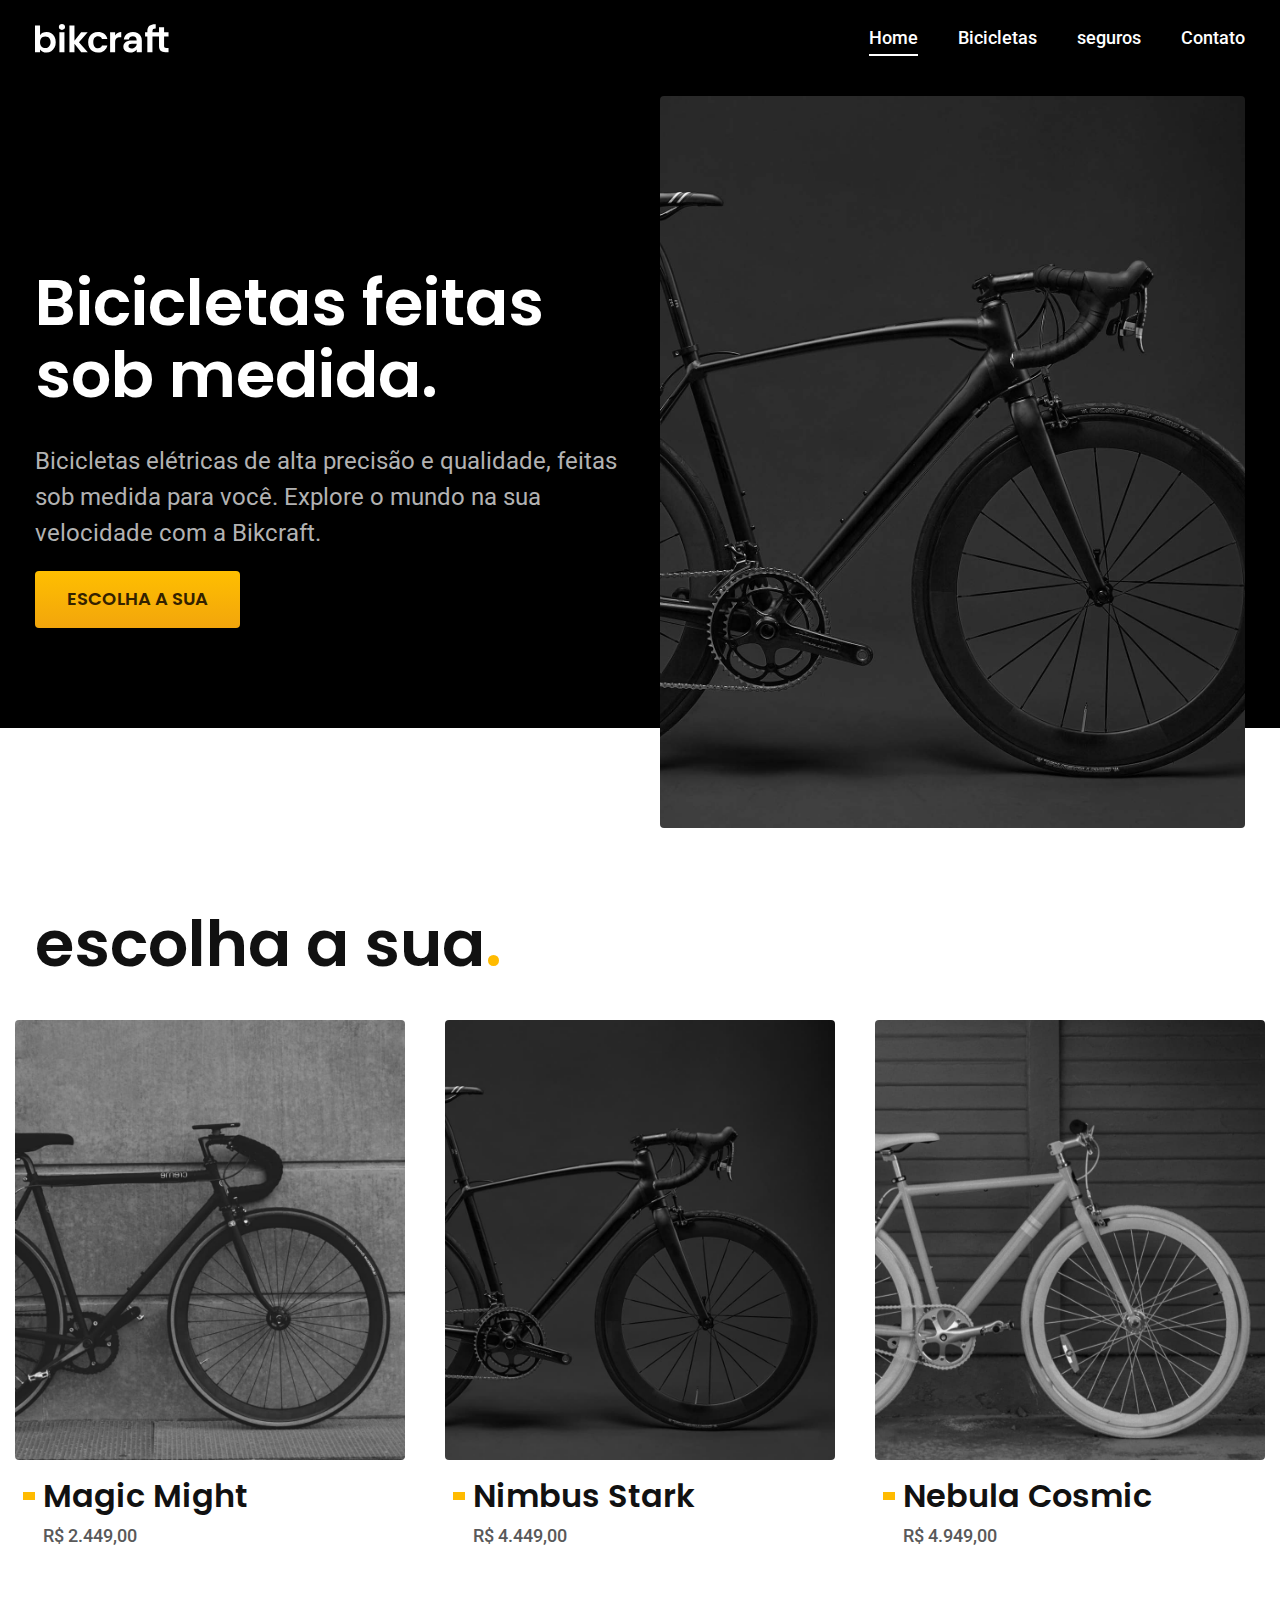
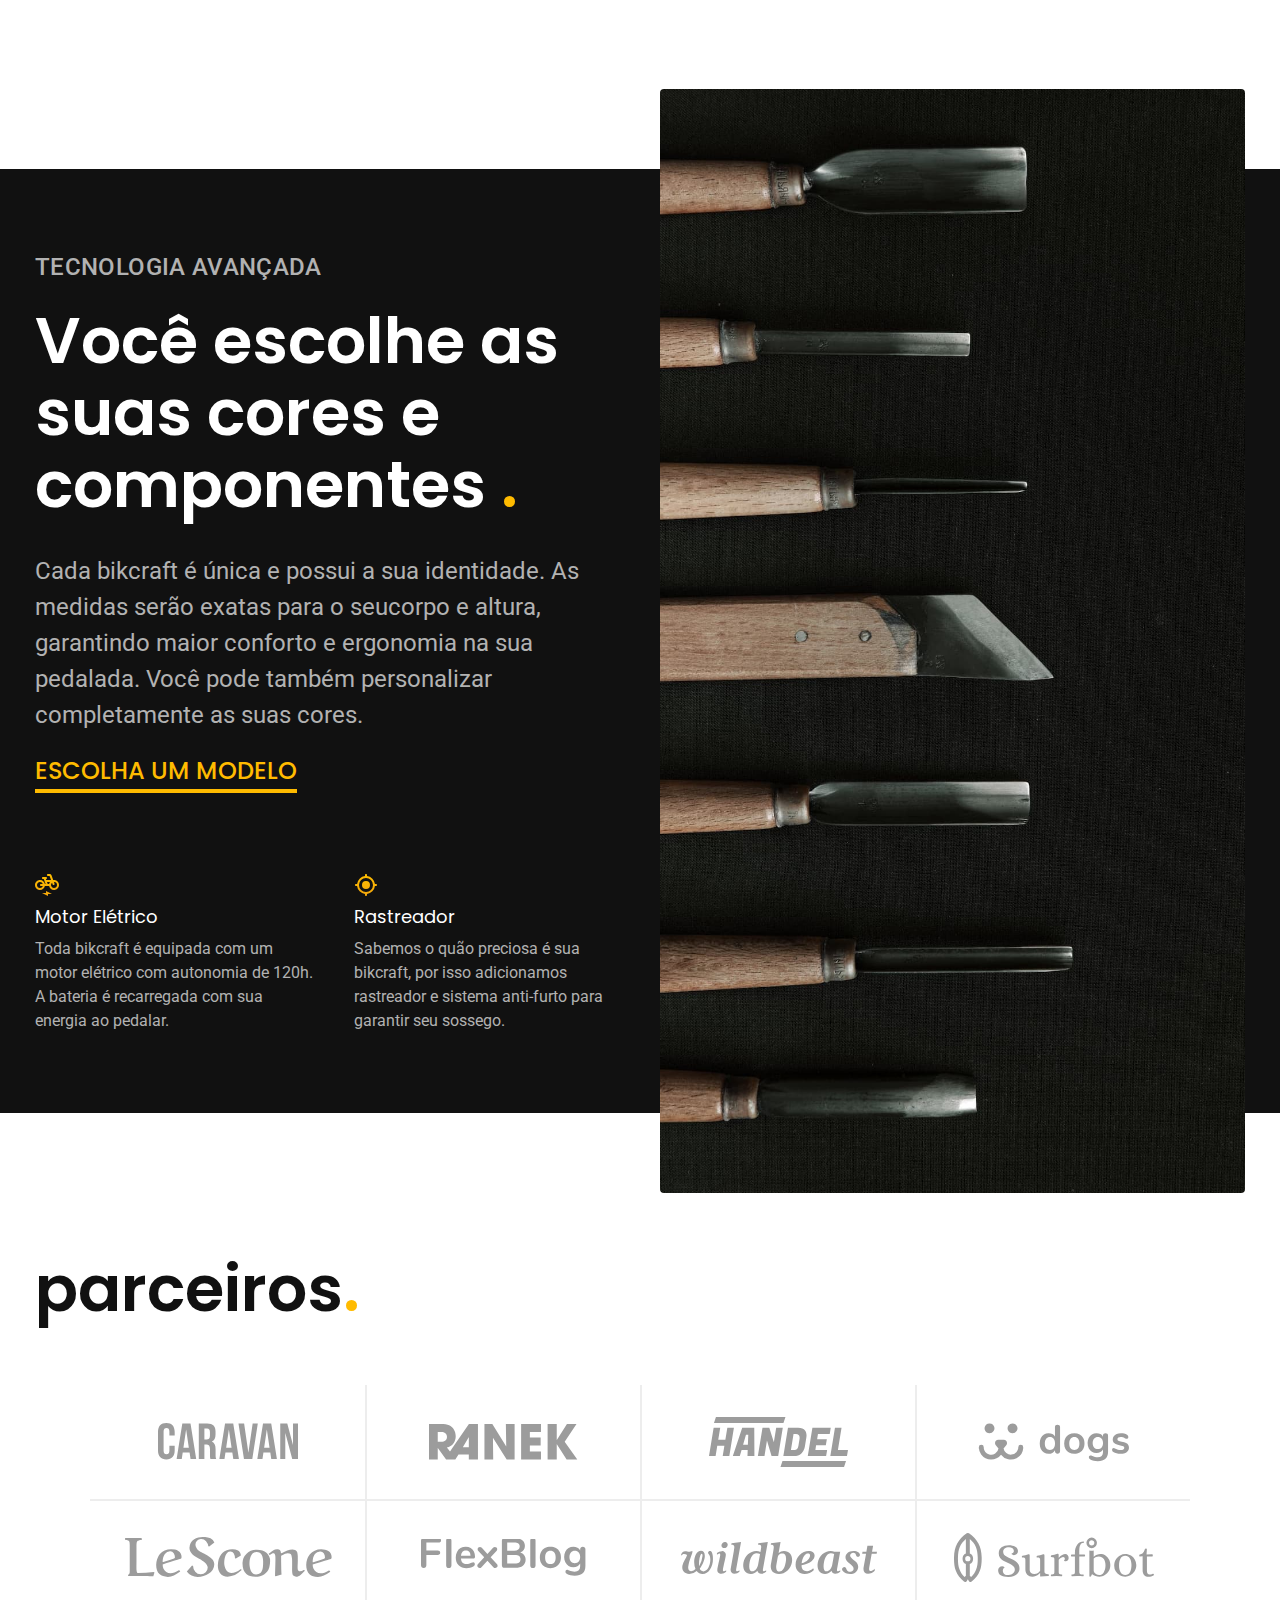
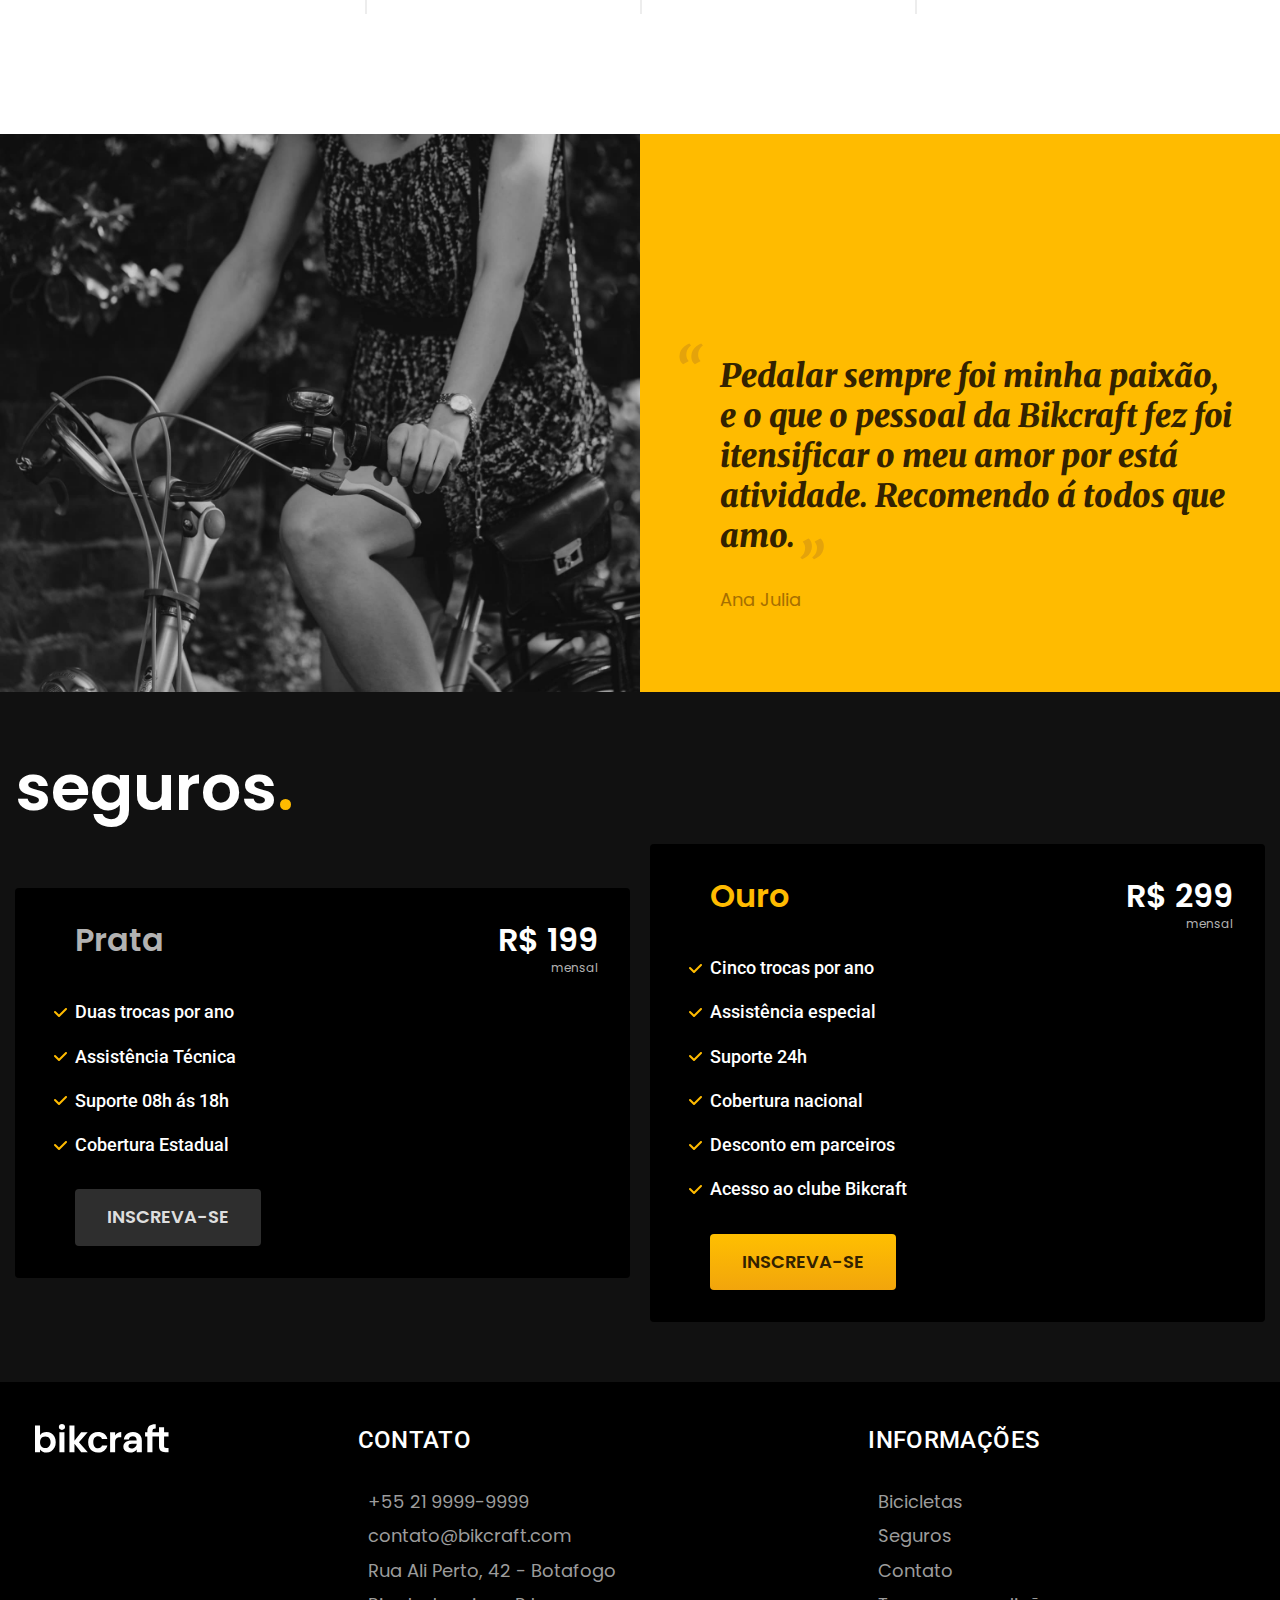
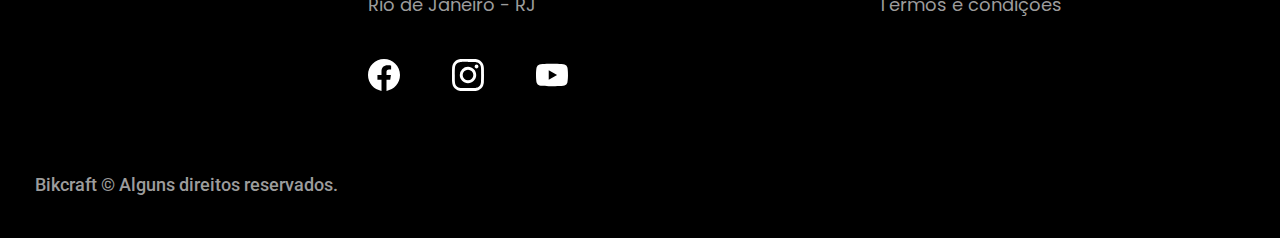
<file: index.html>
<!DOCTYPE html>
<html lang="pt-br">

<head>
      <meta charset="UTF-8">
      <meta http-equiv="X-UA-Compatible" content="IE=edge">
      <meta name="viewport" content="width=device-width, initial-scale=1.0">
      <title>Bikcraft - Bicicletas Elétricas</title>
      <meta name="description" content="Home">

      <link rel="shortcut icon" href="./favicon.svg" type="image/svg+xml">
      <link rel="preload" href="./css/style.min.css" as="style">
      <link rel="stylesheet" href="./css/style.min.css">
      <link href="https://fonts.googleapis.com/css2?family=Merriweather:wght@900&family=Poppins:wght@400;600&family=Roboto:wght@400;500&display=swap"
            rel="stylesheet">
            
      <script>document.documentElement.classList.add("js"); </script>
</head>

<body>
      <header class="header-bg">
            <div class="header container">
                  <a href="./"><img src="./img/bikcraft.svg" alt="Bikcraft"></a>
                  <nav aria-label="Primaria">
                        <ul class="header-menu font-2-m cor-0">
                              <li><a href="/index.html">Home</a></li>
                              <li><a href="./bicicletas.html">Bicicletas</a></li>
                              <li><a href="/seguros.html">seguros</a></li>
                              <li><a href="/contato.html">Contato</a></li>
                        </ul>
                  </nav>
            </div>
      </header>

      <main class="introducao-bg">
            <div class="introducao container">
                  <div class="introducao-conteudo">
                        <h1 class="font-1-xxl cor-0 fadeInDown" data-anime="200">Bicicletas feitas sob medida<span>.</span></h1>
                        <p class="font-2-l cor-5 fadeInDown" data-anime="400">Bicicletas elétricas de alta precisão e qualidade, feitas sob medida
                              para você. Explore o mundo na sua velocidade com a Bikcraft.</p>
                        <a class="botao fadeInDown" data-anime="600" href="./bicicletas.html">Escolha a sua</a>
                  </div>
                  <div>
                        <img class="fadeInDown" src="./img/fotos/introducao.jpg" data-anime="800" alt="bicicleta Elétrica Preta">
                  </div>
            </div>
      </main>

      <article class="bicicletas-lista container">
            <h2 class=" container font-1-xxl">escolha a sua<span class="cor-p1">.</span></h2>
            <ul>
                  <li>
                        <a href="./bicicletas/magic.html">
                              <img src="./img/bicicletas/magic-home.jpg" alt="Bicicleta preta">
                              <h3 class="font-1-xl">Magic Might</h3>
                              <span class="font-2-m cor-8">R$ 2.449,00</span>
                        </a>
                  </li>
                  <li>
                        <a href="./bicicletas/nimbus.html">
                              <img src="./img/bicicletas/nimbus-home.jpg" alt="Bicicleta preta">
                              <h3 class="font-1-xl">Nimbus Stark</h3>
                              <span class="font-2-m cor-8">R$ 4.449,00</span>
                        </a>
                  </li>
                  <li>
                        <a href="./bicicletas/nebula.html">
                              <img src="./img/bicicletas/nebula-home.jpg" alt="Bicicleta preta">
                              <h3 class="font-1-xl">Nebula Cosmic</h3>
                              <span class="font-2-m cor-8">R$ 4.949,00</span>
                        </a>
                  </li>
            </ul>
      </article>

      <article class="tecnologia-bg">
            <div class="tecnologia container">
                  <div class="tecnologia-conteudo">
                        <span class="font-2-l-b cor-5">Tecnologia avançada</span>
                        <h2 class="font-1-xxl cor-0">Você escolhe as suas cores e componentes
                              <span class="cor-p1">.</span>
                        </h2>
                        <p class="font-2-l cor-5">Cada bikcraft é única e possui a sua identidade. As medidas serão
                              exatas para o seucorpo e altura, garantindo maior conforto
                              e ergonomia na sua pedalada. Você pode também personalizar
                              completamente as suas cores.</p>
                        <a class="link" href="./bicicletas.html">Escolha um modelo</a>
                        <div class="tecnologia-vantagens">
                              <div>
                                    <img src="./img/icones/eletrica.svg" alt="">
                                    <h3 class="font-1-m cor-0">Motor Elétrico</h3>
                                    <p class="font-2-s cor-5">Toda bikcraft é equipada com um motor elétrico com
                                          autonomia de
                                          120h. A bateria é recarregada com sua energia ao pedalar.</p>
                              </div>
                              <div>
                                    <img src="./img/icones/rastreador.svg" alt="">
                                    <h3 class="font-1-m cor-0">Rastreador</h3>
                                    <p class="font-2-s cor-5">Sabemos o quão preciosa é sua bikcraft, por isso
                                          adicionamos
                                          rastreador e sistema anti-furto para garantir seu sossego.</p>
                              </div>
                        </div>
                  </div>
                  <div class="tecnologia-imagem">
                        <img src="./img/fotos/tecnologia.jpg" alt="Tecnologia">
                  </div>
            </div>
      </article>

      <section class="parceiros container" aria-label="Nossos parceiros">
            <h2 class="font-1-xxl">parceiros<span class="cor-p1">.</span></h2>
            <ul>
                  <li><img src="./img/parceiros/caravan.svg" alt="caravan"></li>
                  <li><img src="./img/parceiros/ranek.svg" alt="renek"></li>
                  <li><img src="./img/parceiros/handel.svg" alt="handel"></li>
                  <li><img src="./img/parceiros/dogs.svg" alt="dogs"></li>
                  <li><img src="./img/parceiros/lescone.svg" alt="lescone"></li>
                  <li><img src="./img/parceiros/flexblog.svg" alt="flexblog"></li>
                  <li><img src="./img/parceiros/wildbeast.svg" alt="wildbeast"></li>
                  <li><img src="./img/parceiros/surfbot.svg" alt="surfbot"></li>
            </ul>
      </section>

      <section class="depoimento">
            <div>
                  <img src="./img/fotos/depoimento.jpg" alt="Pessoa andando com a Bikcraft">
            </div>
            <div class="depoimento-conteudo">
                  <blockquote class="font-1-xl cor-p5">
                        <p>Pedalar sempre foi minha paixão, e o que o pessoal da Bikcraft fez foi itensificar o meu
                              amor por está atividade. Recomendo á todos que amo.</p>
                  </blockquote>
                  <span class="font-1-m cor-p3">Ana Julia</span>
            </div>
      </section>

      <article class="seguros-bg">
            <div class="seguros container">
                  <h2 class="font-1-xxl cor-0">seguros<span class="cor-p1">.</span></h2>
                  <div class="seguros-item">
                        <h3 class="font-1-xl cor-5">Prata</h3>
                        <span class="font-1-xl cor-0">R$ 199 <span class="font-1-xs cor-5">mensal</span></span>
                        <ul class="font-2-m cor-0">
                              <li>Duas trocas por ano</li>
                              <li>Assistência Técnica</li>
                              <li>Suporte 08h ás 18h</li>
                              <li>Cobertura Estadual</li>
                        </ul>
                        <a class="botao secundario" href="./seguros.html">Inscreva-se</a>
                  </div>
                  <div class="seguros-item">
                        <h3 class="font-1-xl cor-p1">Ouro</h3>
                        <span class="font-1-xl cor-0">R$ 299 <span class="font-1-xs cor-5">mensal</span></span>
                        <ul class="font-2-m cor-0">
                              <li>Cinco trocas por ano</li>
                              <li>Assistência especial</li>
                              <li>Suporte 24h</li>
                              <li>Cobertura nacional</li>
                              <li>Desconto em parceiros</li>
                              <li>Acesso ao clube Bikcraft</li>
                        </ul>
                        <a class="botao" href="./seguros.html">Inscreva-se</a>
                  </div>
            </div>
      </article>

      <footer class="footer-bg">
            <div class="footer container">
                  <div>
                        <img src="./img/bikcraft.svg" alt="Bikcraft">
                  </div>
                  <div class="footer-contato ">
                        <h3 class="font-2-l-b cor-0">CONTATO</h3>
                        <ul class="font-1-m cor-6">
                              <li><a href="/">+55 21 9999-9999</a></li>
                              <li><a href="/">contato@bikcraft.com</a></li>
                              <li>Rua Ali Perto, 42 - Botafogo</li>
                              <li>Rio de Janeiro - RJ</li>
                        </ul>
                        <div class="footer-redes">
                              <ul>
                                    <li><a href="/"><img src="./img/redes/facebook.svg" alt="Facebook"></a></li>
                                    <li><a href="/"><img src="./img/redes/instagram.svg" alt="Instagram"></a></li>
                                    <li><a href="/"><img src="./img/redes/youtube.svg" alt="Youtube"></a></li>
                              </ul>
                        </div>
                  </div>
                  <div class="footer-informacoes">
                        <h3 class="font-2-l-b cor-0">INFORMAÇÕES</h3>
                        <ul class="font-1-m cor-6">
                              <li><a href="./bicicles.html">Bicicletas</a></li>
                              <li><a href="./seguros.html">Seguros</a></li>
                              <li><a href="./contato.html">Contato</a></li>
                              <li><a href="./termos.html">Termos e condições</a></li>
                        </ul>
                  </div>
                  <p class="footer-copy font-2-m cor-6">Bikcraft © Alguns direitos reservados.</p>
      </footer>

      <script src="./js/plugins/simple-anime.js"></script>
      <script src="./js/script.js"></script>
</body>

</html>
</file>
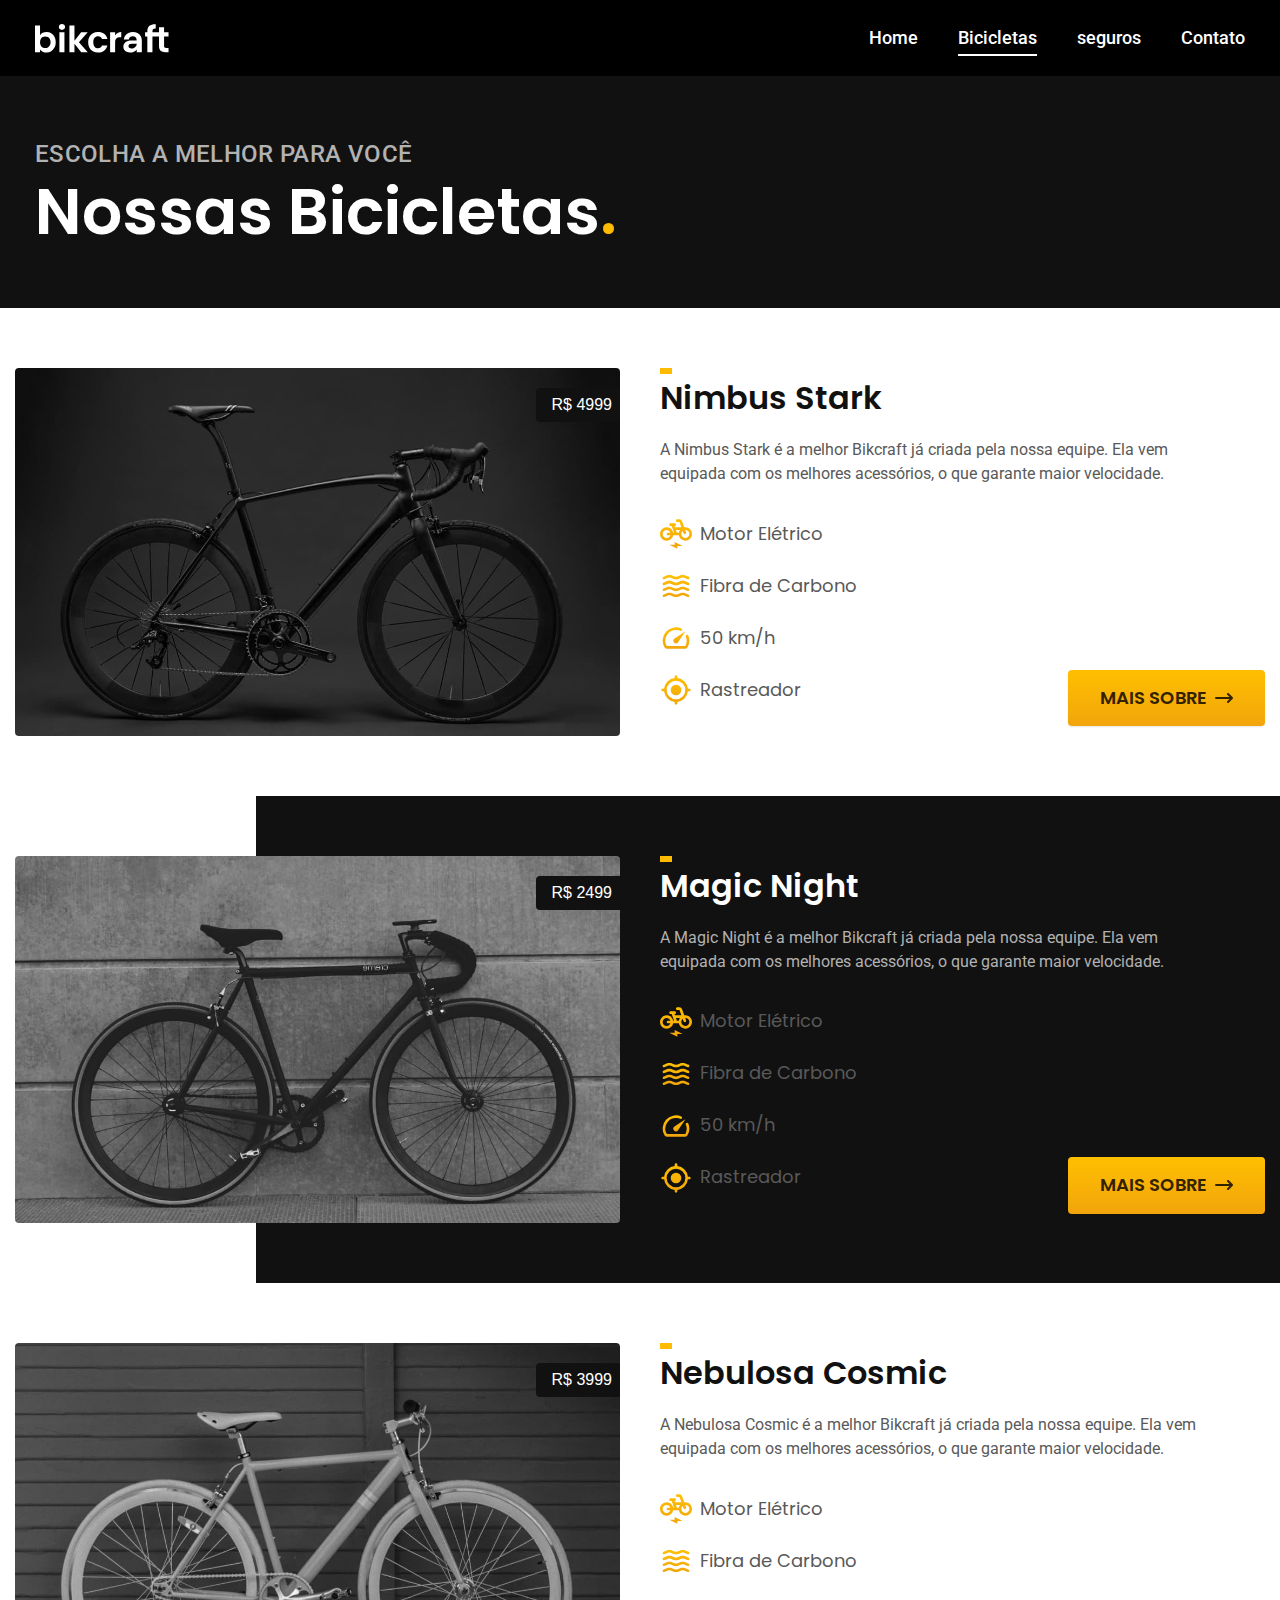
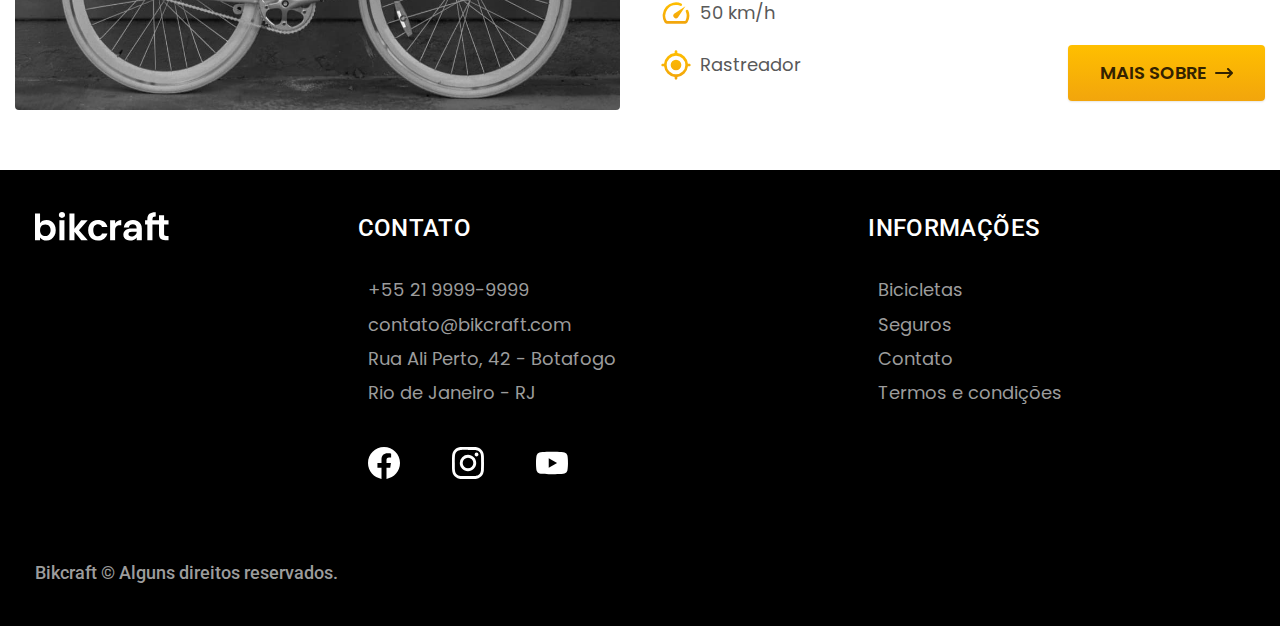
<file: bicicletas.html>
<!DOCTYPE html>
<html lang="pt-br">

<head>
      <meta charset="UTF-8">
      <meta http-equiv="X-UA-Compatible" content="IE=edge">
      <meta name="viewport" content="width=device-width, initial-scale=1.0">
      <title>Bicicletas | Bikcraft</title>
      <meta name="description" content="Bicicletas">

      <link rel="shortcut icon" href="./favicon.svg" type="image/svg+xml">
      <link rel="preload" href="./css/style.min.css" as="style">
      <link rel="stylesheet" href="./css/style.min.css">  
      <link href="https://fonts.googleapis.com/css2?family=Merriweather:wght@900&family=Poppins:wght@400;600&family=Roboto:wght@400;500&display=swap"
            rel="stylesheet">

      <script>document.documentElement.classList.add("js"); </script>
</head>

<body>
      <header class="header-bg">
            <div class="header container">
                  <a href="./"><img src="./img/bikcraft.svg" alt="Bikcraft"></a>
                  <nav aria-label="Primaria">
                        <ul class="header-menu font-2-m cor-0">
                              <li><a href="/index.html">Home</a></li>
                              <li><a href="/bicicletas.html">Bicicletas</a></li>
                              <li><a href="/seguros.html">seguros</a></li>
                              <li><a href="/contato.html">Contato</a></li>
                        </ul>
                  </nav>
            </div>
      </header>

      <main>
            <div class="titulo-bg">
                  <div class="titulo container">
                        <p class="font-2-l-b cor-5">Escolha a melhor para você</p>
                        <h1 class="font-1-xxl cor-0">Nossas Bicicletas<span class="cor-p1">.</span></h1>
                  </div>
            </div>

            <div class="bicicletas container">
                  <div class="bicicletas-imagem">
                        <img src="./img/bicicletas/nimbus.jpg" alt="Bicicleta Preta">
                        <span>R$ 4999</span>
                  </div>
                  <div class="bicicletas-conteudo">
                        <h2 class="font-1-xl">Nimbus Stark</h2>
                        <p class="font-2-s cor-8">A Nimbus Stark é a melhor Bikcraft já criada pela nossa equipe. 
                        Ela vem equipada com os melhores acessórios, o que garante maior
                        velocidade.</p>
                        <div class="bicicletas-conteudo-lista">
                              <ul class="font-1-m cor-8"">
                                    <li>
                                          <img src="./img/icones/eletrica.svg" alt="">
                                          Motor Elétrico
                                    </li>
                                    <li>
                                          <img src="./img/icones/carbono.svg" alt="">
                                          Fibra de Carbono
                                    </li>
                                    <li>
                                          <img src="./img/icones/velocidade.svg" alt="">
                                          50 km/h
                                    </li>
                                    <li>
                                          <img src="./img/icones/rastreador.svg" alt="">
                                          Rastreador
                                    </li>
                              </ul>
                              <a class="botao seta" href="./bicicletas/nimbus.html">Mais sobre </a>
                        </div>
                  </div>
            </div>
            <div class="bicicletas-bg">
                  <div class="bicicletas container">
                        <div class="bicicletas-imagem">
                              <img src="./img/bicicletas/magic.jpg" alt="">
                              <span>R$ 2499</span>
                        </div>
                        <div class="bicicletas-conteudo">
                              <h2 class="font-1-xl cor-0">Magic Night</h2>
                              <p class="font-2-s cor-5">A Magic Night é a melhor Bikcraft já criada pela nossa equipe. 
                              Ela vem equipada com os melhores acessórios, o que garante maior
                              velocidade.</p>
                              <div class="bicicletas-conteudo-lista">
                                    <ul class="font-1-m cor-8">
                                          <li>
                                                <img src="./img/icones/eletrica.svg" alt="">
                                                Motor Elétrico
                                          </li>
                                          <li>
                                                <img src="./img/icones/carbono.svg" alt="">
                                                Fibra de Carbono
                                          </li>
                                          <li>
                                                <img src="./img/icones/velocidade.svg" alt="">
                                                50 km/h
                                          </li>
                                          <li>
                                                <img src="./img/icones/rastreador.svg" alt="">
                                                Rastreador
                                          </li>
                                    </ul>
                                    <a class="botao seta" href="./bicicletas/magic.html">Mais sobre </a>
                              </div>
                        </div>
                  </div>
            </div>
            <div class="bicicletas container">
                  <div class="bicicletas-imagem">
                        <img src="./img/bicicletas/nebula.jpg" alt="">
                        <span>R$ 3999</span>
                  </div>
                  <div class="bicicletas-conteudo">
                        <h2 class="font-1-xl">Nebulosa Cosmic</h2>
                        <p class="font-2-s cor-8">A Nebulosa Cosmic é a melhor Bikcraft já criada pela nossa equipe. 
                        Ela vem equipada com os melhores acessórios, o que garante maior
                        velocidade.</p>
                        <div class="bicicletas-conteudo-lista">
                              <ul class="font-1-m cor-8">
                                    <li>
                                          <img src="./img/icones/eletrica.svg" alt="">
                                          Motor Elétrico
                                    </li>
                                    <li>
                                          <img src="./img/icones/carbono.svg" alt="">
                                          Fibra de Carbono
                                    </li>
                                    <li>
                                          <img src="./img/icones/velocidade.svg" alt="">
                                          50 km/h
                                    </li>
                                    <li>
                                          <img src="./img/icones/rastreador.svg" alt="">
                                          Rastreador
                                    </li>
                              </ul>
                              <a class="botao seta" href="./bicicletas/nebula.html">Mais sobre </a>
                        </div>
                  </div>
            </div>
            
      </main>
      
      <footer class="footer-bg">
            <div class="footer container">
                  <div>
                        <img src="./img/bikcraft.svg" alt="Bikcraft">
                  </div>
                  <div class="footer-contato ">
                        <h3 class="font-2-l-b cor-0">CONTATO</h3>
                        <ul class="font-1-m cor-6">
                              <li><a href="/">+55 21 9999-9999</a></li>
                              <li><a href="/">contato@bikcraft.com</a></li>
                              <li>Rua Ali Perto, 42 - Botafogo</li>
                              <li>Rio de Janeiro - RJ</li>
                        </ul>
                        <div class="footer-redes">
                              <ul>
                                    <li><a href="/"><img src="./img/redes/facebook.svg" alt="Facebook"></a></li>
                                    <li><a href="/"><img src="./img/redes/instagram.svg" alt="Instagram"></a></li>
                                    <li><a href="/"><img src="./img/redes/youtube.svg" alt="Youtube"></a></li>
                              </ul>
                        </div>
                  </div>
                  <div class="footer-informacoes">
                        <h3 class="font-2-l-b cor-0">INFORMAÇÕES</h3>
                        <ul class="font-1-m cor-6">
                              <li><a href="./bicicles.html">Bicicletas</a></li>
                              <li><a href="./seguros.html">Seguros</a></li>
                              <li><a href="./contato.html">Contato</a></li>
                              <li><a href="./termos.html">Termos e condições</a></li>
                        </ul>
                  </div>
                  <p class="footer-copy font-2-m cor-6">Bikcraft © Alguns direitos reservados.</p>
      </footer>
      <script src="./js/script.js"></script>
</body>

</html>
</file>
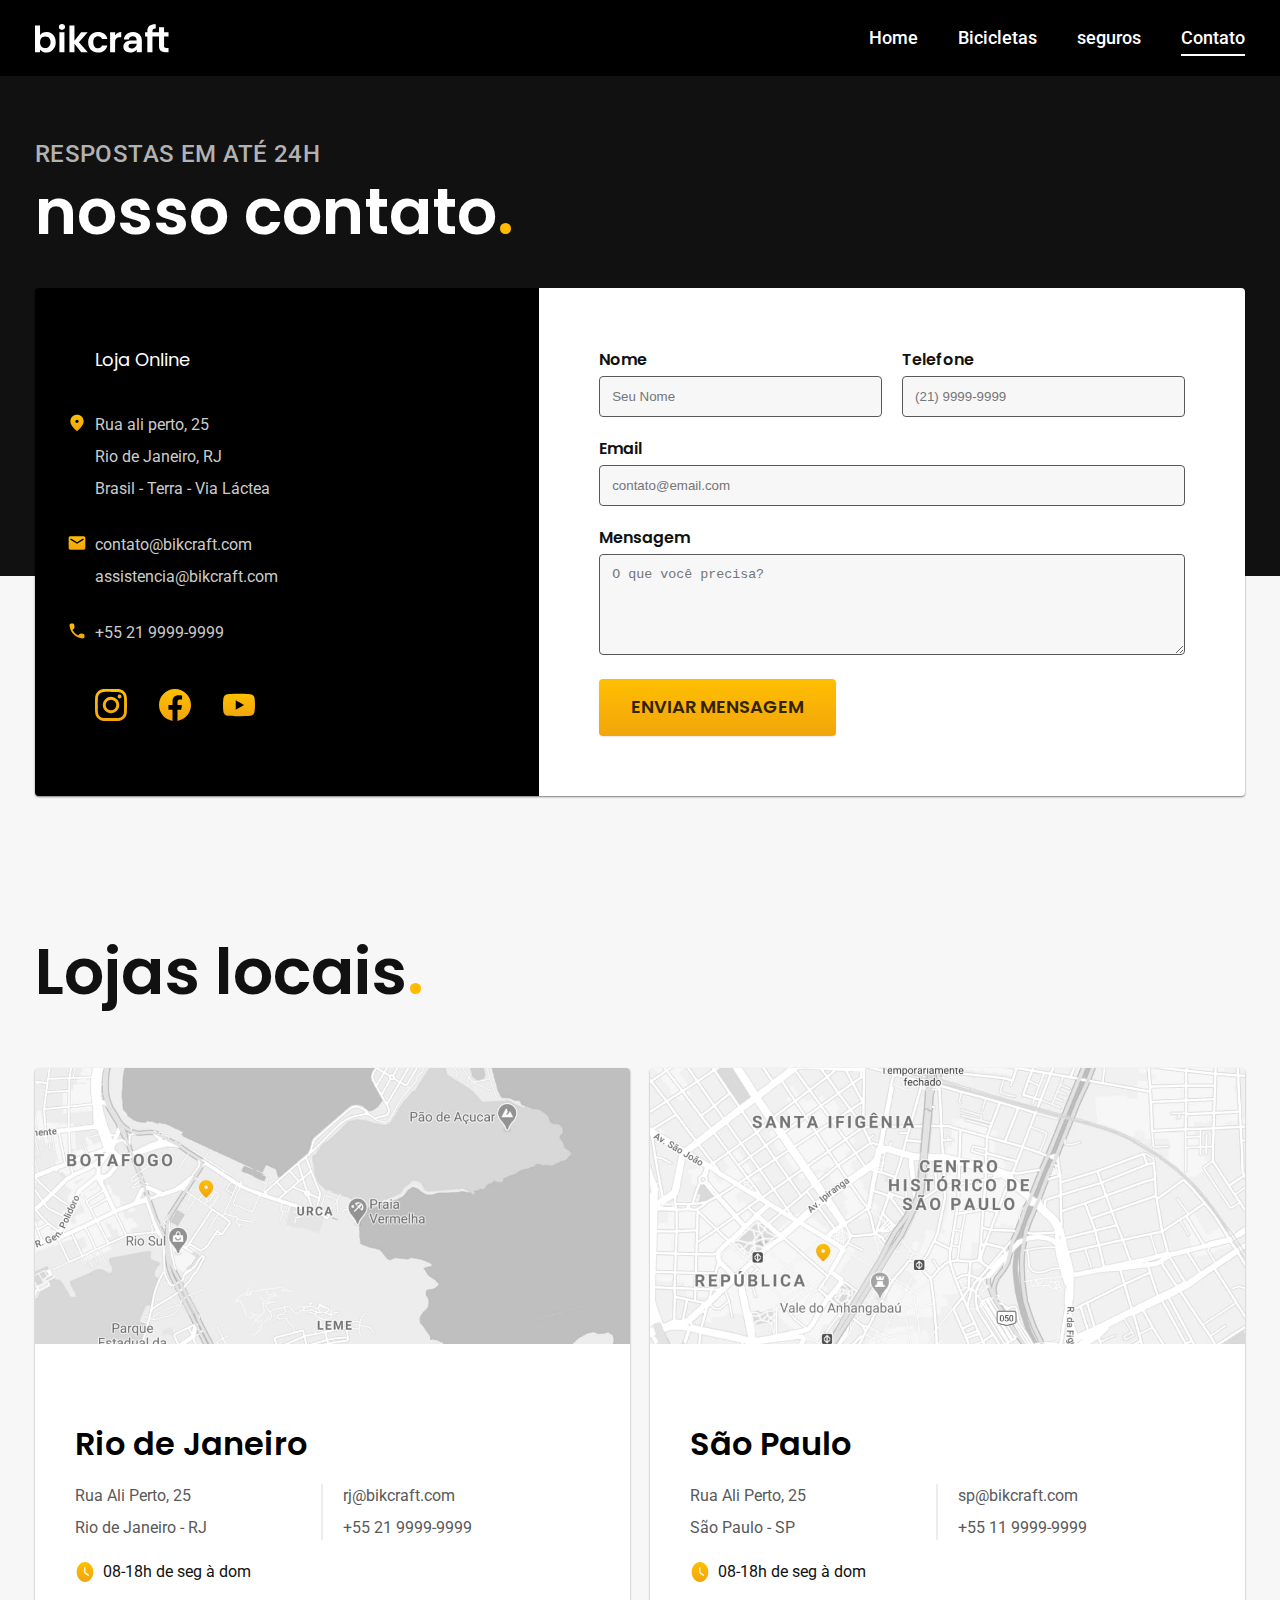
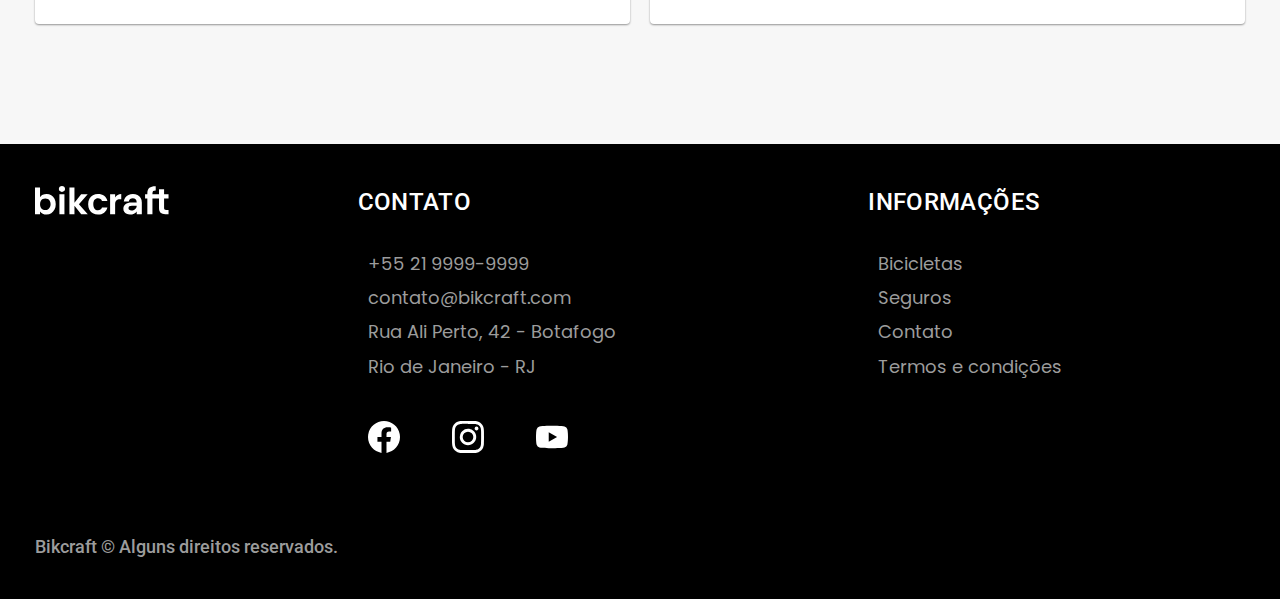
<file: contato.html>
<!DOCTYPE html>
<html lang="pt-br">

<head>
      <meta charset="UTF-8">
      <meta http-equiv="X-UA-Compatible" content="IE=edge">
      <meta name="viewport" content="width=device-width, initial-scale=1.0">
      <title>Contato | Bikcraft</title>
      <meta name="description" content="Contato">

      <link rel="shortcut icon" href="./favicon.svg" type="image/svg+xml">
      <link rel="preload" href="./css/style.min.css" as="style">
      <link rel="stylesheet" href="./css/style.min.css">
      <link href="https://fonts.googleapis.com/css2?family=Merriweather:wght@900&family=Poppins:wght@400;600&family=Roboto:wght@400;500&display=swap"
            rel="stylesheet">

      <script>document.documentElement.classList.add("js"); </script>
</head>

<body>
      <header class="header-bg">
            <div class="header container">
                  <a href="./"><img src="./img/bikcraft.svg" alt="Bikcraft"></a>
                  <nav aria-label="Primaria">
                        <ul class="header-menu font-2-m cor-0">
                              <li><a href="/index.html">Home</a></li>
                              <li><a href="/bicicletas.html">Bicicletas</a></li>
                              <li><a href="/seguros.html">seguros</a></li>
                              <li><a href="/contato.html">Contato</a></li>
                        </ul>
                  </nav>
            </div>
      </header>

      <main id="contato-bg" class="titulo-bg">
            <div class="titulo container">
                  <p class="font-2-l-b cor-5">RESPOSTAS EM ATÉ 24H</p>
                  <h1 class="font-1-xxl cor-0">nosso contato<span class="cor-p1">.</span></h1>
            </div>
            <section class="contato container">
                  <div class="contato-conteudo font-2-s cor-4">
                        <h2 class="font-1-m cor-0">Loja Online</h2>
                        <div class="contato-endereco">
                              <p class="contato-icon">Rua ali perto, 25</p>
                              <p>Rio de Janeiro, RJ</p>
                              <p>Brasil - Terra - Via Láctea</p>
                        </div>
                        <div class="contato-email">
                              <a class="contato-icon" href="">contato@bikcraft.com</a>
                              <a href="">assistencia@bikcraft.com</a>
                        </div>
                        <div class="contato-telefone">
                              <p class="contato-icon">+55 21 9999-9999</p>
                        </div>
                        <div class="contato-redes">
                              <a href=""><img src="./img/redes/instagram-p.svg" alt=""></a>
                              <a href=""><img src="./img/redes/facebook-p.svg" alt=""></a>
                              <a href=""><img src="./img/redes/youtube-p.svg" alt=""></a>
                        </div>
                  </div>
                  <section class="contato-formulario">
                              <form class="formulario" action="">
                                    <div>
                                          <label for="nome">Nome</label>
                                          <input type="text" id="nome" name="nome" placeholder="Seu Nome">
                                    </div>

                                    <div>
                                          <label for="telefone">Telefone</label>
                                          <input type="number" id="telefone" name="telefone" placeholder="(21) 9999-9999">
                                    </div>
                                    <div class="col-2">
                                          <label for="email">Email</label>
                                          <input type="email" id="email" name="email" placeholder="contato@email.com">
                                    </div>
                                    <div class="col-2">
                                          <label for="mensagem">Mensagem</label>
                                          <textarea rows="5" id="mensagem" name="mensagem" placeholder="O que você precisa?"></textarea>
                                    </div>
                                    <button class="botao col-2">Enviar Mensagem</button>
                              </form>
                  </section>
            </section>
      </main>
      <article class="lojas-bg">
            <div class="lojas container">
                  <h2 class="font-1-xxl">Lojas locais<span class="cor-p1">.</span></h2>
                  <div class="lojas-item">
                        <div class="lojas-imagem">
                              <img src="./img/lojas/rj.jpg" alt="">
                        </div>
                        <div class="lojas-conteudo font-2-s cor-8">
                              <h3 class="font-1-xl cor-12">Rio de Janeiro</h3>
                              <div class="lojas-info">
                                    <p>Rua Ali Perto, 25</p>
                                    <p>Rio de Janeiro - RJ</p>
                              </div>
                              <div class="lojas-contato">
                                    <a href="/">rj@bikcraft.com</a>
                                    <p>+55 21 9999-9999</p>
                              </div>
                              <div class="lojas-horario cor-11">
                                    <img src="./img/icones/horario.svg" alt="">
                                    <span>08-18h de seg à dom</span>
                              </div>
                        </div>
                  </div>

                  <div class="lojas-item">
                        <div class="lojas-imagem">
                              <img src="./img/lojas/sp.jpg" alt="">
                        </div>
                        <div class="lojas-conteudo font-2-s cor-8">
                              <h3 class="font-1-xl cor-12">São Paulo</h3>
                              <div class="lojas-info">
                                    <p>Rua Ali Perto, 25</p>
                                    <p>São Paulo - SP</p>
                              </div>
                              <div class="lojas-contato">
                                    <a href="/">sp@bikcraft.com</a>
                                    <p>+55 11 9999-9999</p>
                              </div>
                              <div class="lojas-horario cor-11">
                                    <img src="./img/icones/horario.svg" alt="">
                                    <span>08-18h de seg à dom</span>
                              </div>
                        </div>
                  </div>
            </div>
      </article>
      
      <footer class="footer-bg">
            <div class="footer container">
                  <div>
                        <img src="./img/bikcraft.svg" alt="Bikcraft">
                  </div>
                  <div class="footer-contato ">
                        <h3 class="font-2-l-b cor-0">CONTATO</h3>
                        <ul class="font-1-m cor-6">
                              <li><a href="/">+55 21 9999-9999</a></li>
                              <li><a href="/">contato@bikcraft.com</a></li>
                              <li>Rua Ali Perto, 42 - Botafogo</li>
                              <li>Rio de Janeiro - RJ</li>
                        </ul>
                        <div class="footer-redes">
                              <ul>
                                    <li><a href="/"><img src="./img/redes/facebook.svg" alt="Facebook"></a></li>
                                    <li><a href="/"><img src="./img/redes/instagram.svg" alt="Instagram"></a></li>
                                    <li><a href="/"><img src="./img/redes/youtube.svg" alt="Youtube"></a></li>
                              </ul>
                        </div>
                  </div>
                  <div class="footer-informacoes">
                        <h3 class="font-2-l-b cor-0">INFORMAÇÕES</h3>
                        <ul class="font-1-m cor-6">
                              <li><a href="./bicicles.html">Bicicletas</a></li>
                              <li><a href="./seguros.html">Seguros</a></li>
                              <li><a href="./contato.html">Contato</a></li>
                              <li><a href="./termos.html">Termos e condições</a></li>
                        </ul>
                  </div>
                  <p class="footer-copy font-2-m cor-6">Bikcraft © Alguns direitos reservados.</p>
      </footer>
      <script src="./js/script.js"></script>
</body>

</html>
</file>
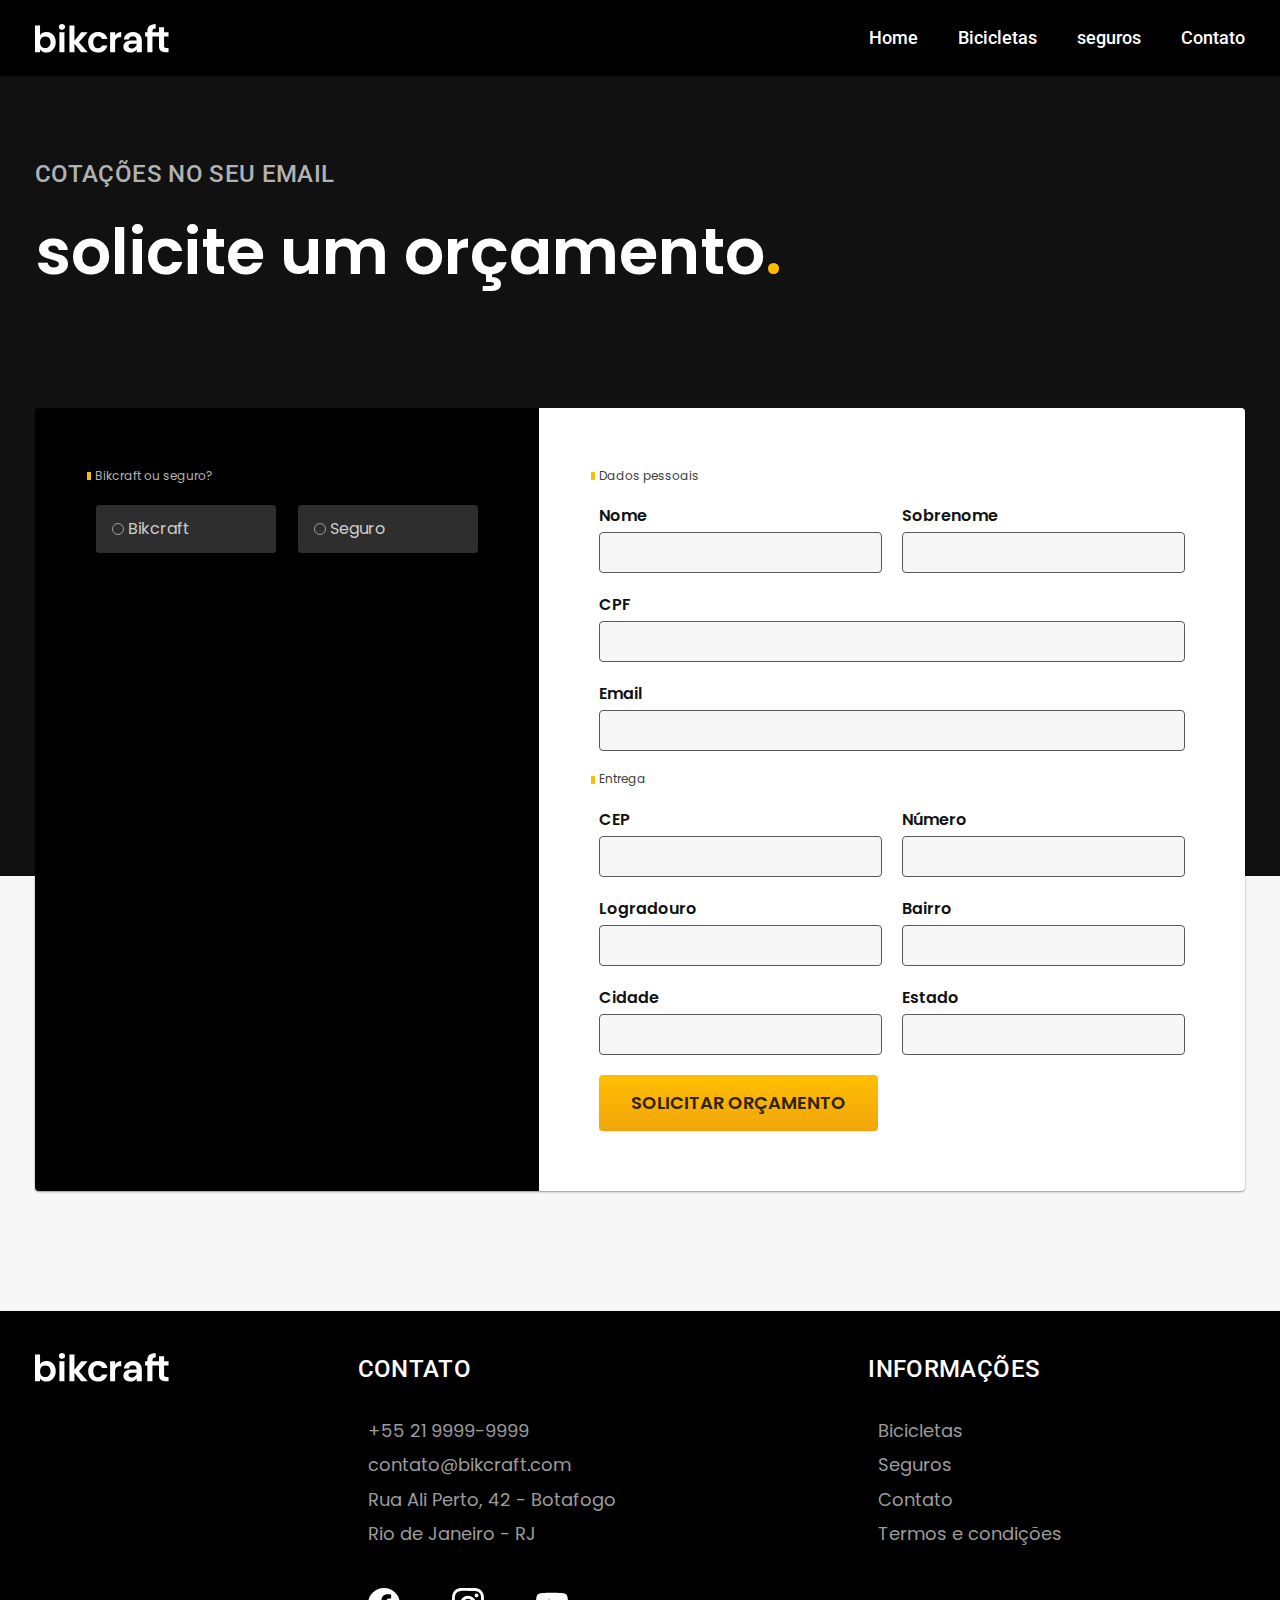
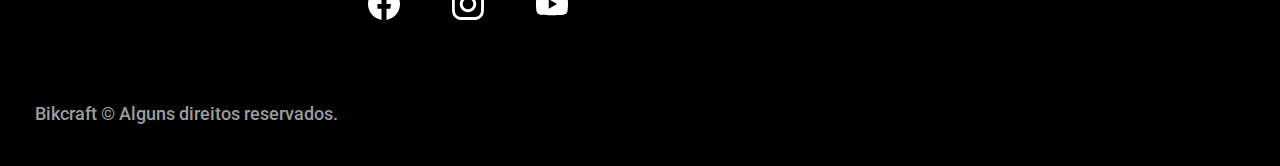
<file: orcamento.html>
<!DOCTYPE html>
<html lang="pt-br">

<head>
      <meta charset="UTF-8">
      <meta http-equiv="X-UA-Compatible" content="IE=edge">
      <meta name="viewport" content="width=device-width, initial-scale=1.0">
      <title>Orçamento | Bikcraft</title>
      <meta name="description" content="Orcamento">

      <link rel="shortcut icon" href="./favicon.svg" type="image/svg+xml">
      <link rel="preload" href="./css/style.min.css" as="style">
      <link rel="stylesheet" href="./css/style.min.css">
      <link href="https://fonts.googleapis.com/css2?family=Merriweather:wght@900&family=Poppins:wght@400;600&family=Roboto:wght@400;500&display=swap"
            rel="stylesheet">

      <script>document.documentElement.classList.add("js"); </script>
</head>

<body>
      <header class="header-bg">
            <div class="header container">
                  <a href="./"><img src="./img/bikcraft.svg" alt="Bikcraft"></a>
                  <nav aria-label="Primaria">
                        <ul class="header-menu font-2-m cor-0">
                              <li><a href="/index.html">Home</a></li>
                              <li><a href="./bicicletas.html">Bicicletas</a></li>
                              <li><a href="/seguros.html">seguros</a></li>
                              <li><a href="/contato.html">Contato</a></li>
                        </ul>
                  </nav>
            </div>
      </header>

      <main id="orcamento-bg">
            <div class="titulo container">
                  <p class="font-2-l-b cor-5">COTAÇÕES NO SEU EMAIL</p>
                  <h1 class="font-1-xxl cor-0">solicite um orçamento<span class="cor-p1">.</span></h1>
            </div>
            <form class="orcamento container" action="">
                  <div class="orcamento-produto">
                        <h2 class="font-1-xs cor-5">Bikcraft ou seguro?</h2>

                        <input type="radio" name="tipo" value="bikcraft" id="bikcraft">
                        <label for="bikcraft">Bikcraft</label>

                        <input type="radio" name="tipo" value="seguro" id="seguro">
                        <label for="seguro">Seguro</label>

                        <div class="orcamento-conteudo" id="orcamento-bikcraft">
                              <h2 class="font-1-xs cor-5">Escolha a sua</h2>

                              <input type="radio" name="produto" value="nimbus" id="nimbus">
                              <label for="nimbus">Nimbus Stark <span>R$ 4999</span></label>

                              <div class="orcamento-detalhes">
                                <ul class="font-1-xs cor-8">
                                  <li><img src="./img/icones/eletrica.svg" alt="">Motor Elétrico</li>
                                  <li><img src="./img/icones/carbono.svg" alt="">Fibra de Carbono</li>
                                  <li><img src="./img/icones/velocidade.svg" alt="">50 km/h</li>
                                  <li><img src="./img/icones/rastreador.svg" alt="">Rastreador</li>
                                </ul>
                                <img src="./img/bicicletas/nimbus.jpg" alt="">
                              </div>

                              <input type="radio" name="produto" value="magic" id="magic">
                              <label for="magic">Magic Might <span>R$ 2499</span></label>

                              <div class="orcamento-detalhes">
                                <ul class="font-1-xs cor-8">
                                  <li><img src="./img/icones/eletrica.svg" alt="">Motor Elétrico</li>
                                  <li><img src="./img/icones/carbono.svg" alt="">Fibra de Carbono</li>
                                  <li><img src="./img/icones/velocidade.svg" alt="">45 km/h</li>
                                  <li><img src="./img/icones/rastreador.svg" alt="">Rastreador</li>
                                </ul>
                                <img src="./img/bicicletas/magic.jpg" alt="">
                              </div>

                              <input type="radio" name="produto" value="nebula" id="nebula">
                              <label for="nebula">Nebula Cosmic <Span> R$ 3999</Span></label>

                              <div class="orcamento-detalhes">
                                <ul class="font-1-xs cor-8">
                                  <li><img src="./img/icones/eletrica.svg" alt="">Motor Elétrico</li>
                                  <li><img src="./img/icones/carbono.svg" alt="">Fibra de Carbono</li>
                                  <li><img src="./img/icones/velocidade.svg" alt="">40 km/h</li>
                                  <li><img src="./img/icones/rastreador.svg" alt="">Rastreador</li>
                                </ul>
                                <img src="./img/bicicletas/nebula.jpg" alt="">
                              </div>
                        </div>

                        <div class="orcamento-conteudo" id="orcamento-seguro">
                              <h2 class="font-1-xs cor-5">Escolho seu plano</h2>

                              <input type="radio" name="seguro" value="prata" id="prata">
                              <label for="prata">Prata <span>R$ 199</span></label>

                              <input type="radio" name="seguro" value="ouro" id="ouro">
                              <label for="ouro">Ouro <span>R$ 299</span></label>
                        </div>

                  </div>
                  <div class="orcamento-dados formulario">
                        <h2 class="font-1-xs cor-9 col-2">Dados pessoais</h2>
                        <div>
                              <label for="nome">Nome</label>
                              <input type="text" name="nome" id="nome">
                        </div>

                        <div>
                              <label for="sobrenome">Sobrenome</label>
                              <input type="text" name="sobrenome" id="sobrenome">
                        </div>

                        <div class="col-2">
                              <label for="cpf">CPF</label>
                              <input type="text" name="cpf" id="cpf">
                        </div>

                        <div class="col-2">
                              <label for="email">Email</label>
                              <input type="email" name="email" id="email">
                        </div>

                        <h2 class="font-1-xs cor-9 col-2">Entrega</h2>

                        <div>
                              <label for="cep">CEP</label>
                              <input type="text" name="cep" id="cep">
                        </div>

                        <div>
                              <label for="numero">Número</label>
                              <input type="number" name="numero" id="numero">
                        </div>

                        <div>
                              <label for="logradouro">Logradouro</label>
                              <input type="text" name="logradouro" id="logradouro">
                        </div>

                        <div>
                              <label for="bairro">Bairro</label>
                              <input type="text" name="bairro" id="bairro">
                        </div>

                        <div>
                              <label for="cidade">Cidade</label>
                              <input type="text" name="cidade" id="cidade">
                        </div>

                        <div>
                              <label for="estado">Estado</label>
                              <input type="text" name="estado" id="estado">
                        </div>

                        <button class="botao clo-2">Solicitar orçamento</button>

                  </div>
            </form>
      </main>
      
      <footer class="footer-bg">
            <div class="footer container">
                  <div>
                        <img src="./img/bikcraft.svg" alt="Bikcraft">
                  </div>
                  <div class="footer-contato ">
                        <h3 class="font-2-l-b cor-0">CONTATO</h3>
                        <ul class="font-1-m cor-6">
                              <li><a href="/">+55 21 9999-9999</a></li>
                              <li><a href="/">contato@bikcraft.com</a></li>
                              <li>Rua Ali Perto, 42 - Botafogo</li>
                              <li>Rio de Janeiro - RJ</li>
                        </ul>
                        <div class="footer-redes">
                              <ul>
                                    <li><a href="/"><img src="./img/redes/facebook.svg" alt="Facebook"></a></li>
                                    <li><a href="/"><img src="./img/redes/instagram.svg" alt="Instagram"></a></li>
                                    <li><a href="/"><img src="./img/redes/youtube.svg" alt="Youtube"></a></li>
                              </ul>
                        </div>
                  </div>
                  <div class="footer-informacoes">
                        <h3 class="font-2-l-b cor-0">INFORMAÇÕES</h3>
                        <ul class="font-1-m cor-6">
                              <li><a href="./bicicles.html">Bicicletas</a></li>
                              <li><a href="./seguros.html">Seguros</a></li>
                              <li><a href="./contato.html">Contato</a></li>
                              <li><a href="./termos.html">Termos e condições</a></li>
                        </ul>
                  </div>
                  <p class="footer-copy font-2-m cor-6">Bikcraft © Alguns direitos reservados.</p>
      </footer>
      <script src="./js/script.js"></script>
</body>

</html>
</file>
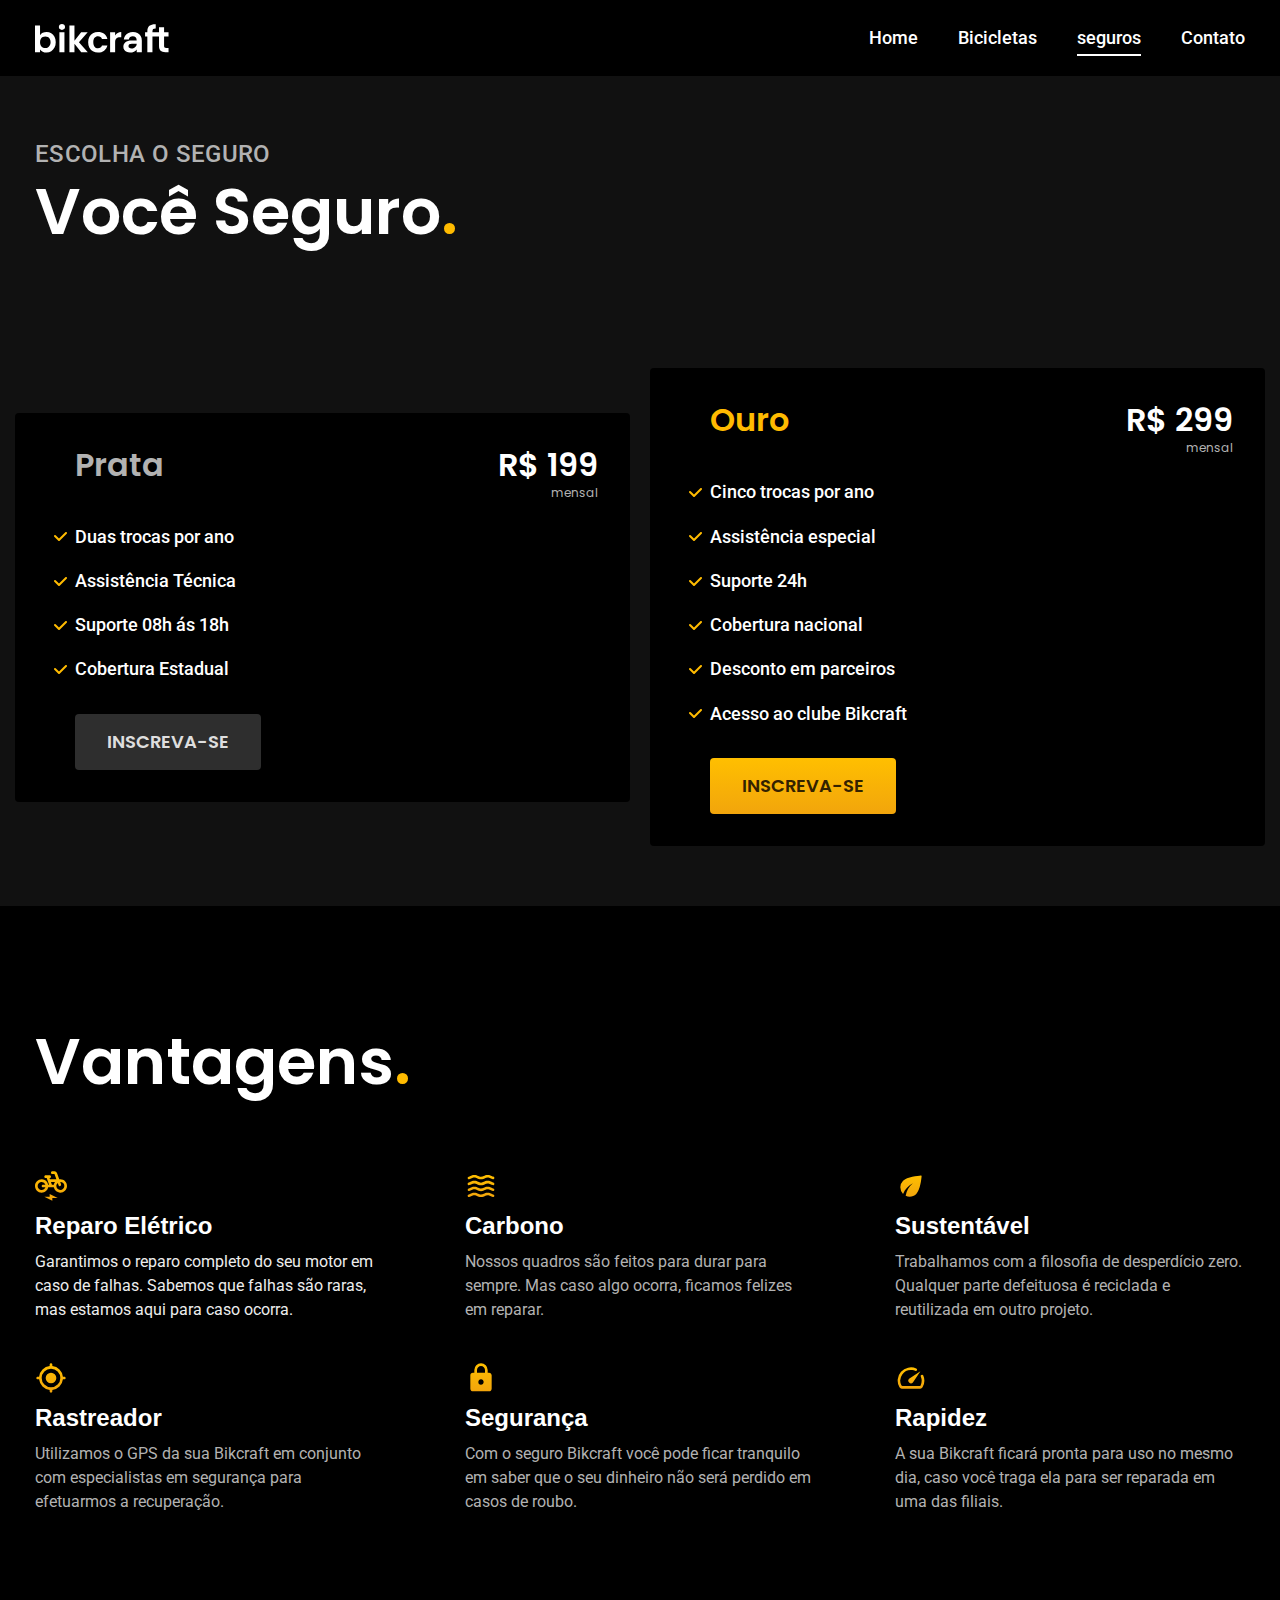
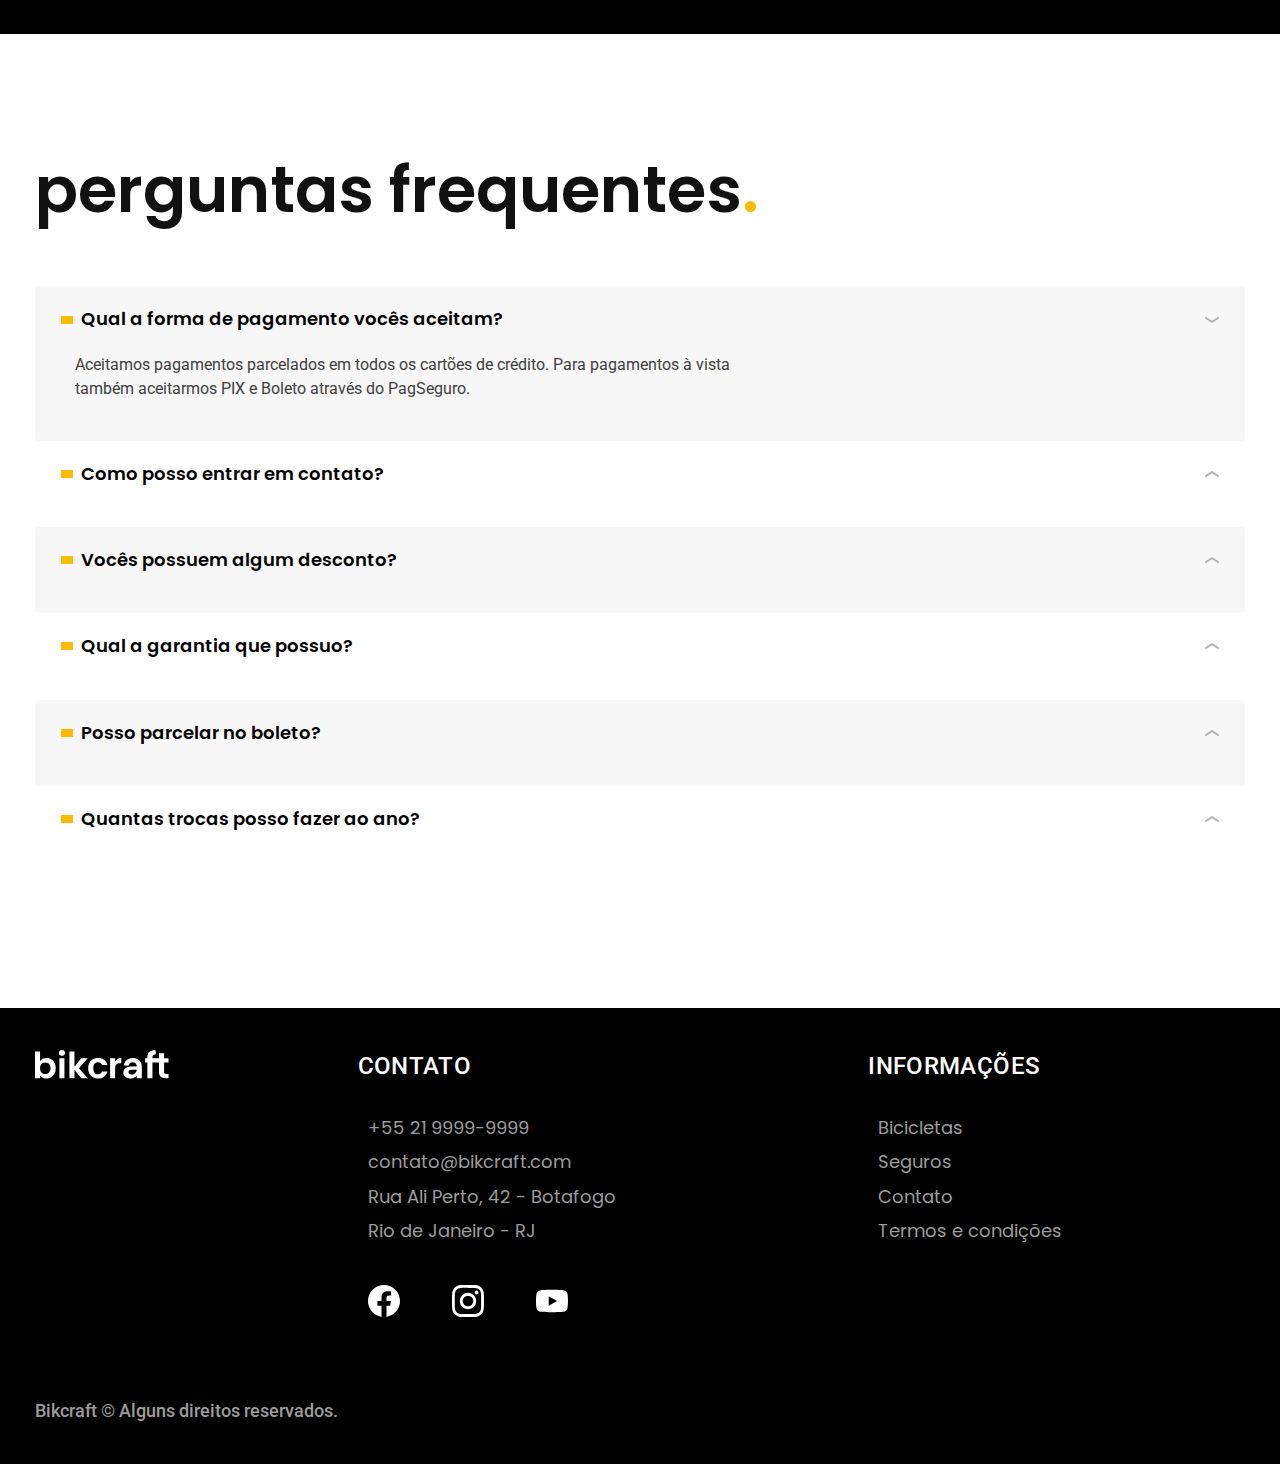
<file: seguros.html>
<!DOCTYPE html>
<html lang="pt-br">

<head>
      <meta charset="UTF-8">
      <meta http-equiv="X-UA-Compatible" content="IE=edge">
      <meta name="viewport" content="width=device-width, initial-scale=1.0">
      <title>Seguros | Bikcraft</title>
      <meta name="description" content="Seguros">

      <link rel="shortcut icon" href="./favicon.svg" type="image/svg+xml">
      <link rel="preload" href="./css/style.min.css" as="style">
      <link rel="stylesheet" href="./css/style.min.css">   
      <link href="https://fonts.googleapis.com/css2?family=Merriweather:wght@900&family=Poppins:wght@400;600&family=Roboto:wght@400;500&display=swap"
            rel="stylesheet">

      <script>document.documentElement.classList.add("js"); </script>
</head>

<body>
      <header class="header-bg">
            <div class="header container">
                  <a href="./"><img src="./img/bikcraft.svg" alt="Bikcraft"></a>
                  <nav aria-label="Primaria">
                        <ul class="header-menu font-2-m cor-0">
                              <li><a href="/index.html">Home</a></li>
                              <li><a href="/bicicletas.html">Bicicletas</a></li>
                              <li><a href="/seguros.html">seguros</a></li>
                              <li><a href="/contato.html">Contato</a></li>
                        </ul>
                  </nav>
            </div>
      </header>

      <main>
            <div class="titulo-bg">
                  <div class="titulo container">
                        <p class="font-2-l-b cor-5">Escolha o seguro</p>
                        <h1 class="font-1-xxl cor-0">Você Seguro<span class="cor-p1">.</span></h1>
                  </div>
            </div>

            <article class="seguros-bg">
                  <div class="seguros container">
                        <div class="seguros-item fadeInLeft" data-anime="200">
                              <h3 class="font-1-xl cor-5">Prata</h3>
                              <span class="font-1-xl cor-0">R$ 199 <span class="font-1-xs cor-5">mensal</span></span>
                              <ul class="font-2-m cor-0">
                                    <li>Duas trocas por ano</li>
                                    <li>Assistência Técnica</li>
                                    <li>Suporte 08h ás 18h</li>
                                    <li>Cobertura Estadual</li>
                              </ul>
                              <a class="botao secundario" href="../orcamento.html?tipo=seguro&seguro=prata">Inscreva-se</a>
                        </div>
                        <div class="seguros-item fadeInRight" data-anime="400">
                              <h3 class="font-1-xl cor-p1">Ouro</h3>
                              <span class="font-1-xl cor-0">R$ 299 <span class="font-1-xs cor-5">mensal</span></span>
                              <ul class="font-2-m cor-0">
                                    <li>Cinco trocas por ano</li>
                                    <li>Assistência especial</li>
                                    <li>Suporte 24h</li>
                                    <li>Cobertura nacional</li>
                                    <li>Desconto em parceiros</li>
                                    <li>Acesso ao clube Bikcraft</li>
                              </ul>
                              <a class="botao" href="../orcamento.html?tipo=seguro&seguro=ouro">Inscreva-se</a>
                        </div>
                  </div>
            </article>
            <article class="vantagens-bg">

                  <div class="vantagens container">
                        <h1 class="font-1-xxl cor-0">Vantagens<span class="cor-p1">.</span></h1>
                        
                        <div class="vantagens-item">
                              <img src="./img/icones/eletrica.svg" alt="">
                              <h2 class="cor-0">Reparo Elétrico</h2>
                              <p class="font-2-s cor-2">Garantimos o reparo completo do seu motor em caso de falhas. Sabemos que falhas são raras, mas estamos aqui para caso ocorra.</p>
                        </div>

                        <div class="vantagens-item">
                              <img src="./img/icones/carbono.svg" alt="">
                              <h2 class=" cor-0">Carbono</h2>
                              <p class="font-2-s cor-5">Nossos quadros são feitos para durar para sempre. Mas caso algo ocorra, ficamos felizes em reparar.</p>
                        </div>

                        <div class="vantagens-item">
                              <img src="./img/icones/sustentavel.svg" alt="">
                              <h2 class="cor-0">Sustentável</h2>
                              <p class="font-2-s cor-5">Trabalhamos com a filosofia de desperdício zero. Qualquer parte defeituosa é reciclada e reutilizada em outro projeto.</p>
                        </div>

                        <div class="vantagens-item">
                              <img src="./img/icones/rastreador.svg" alt="">
                              <h2 class="cor-0">Rastreador</h2>
                              <p class="font-2-s cor-5">Utilizamos o GPS da sua Bikcraft em conjunto com especialistas em segurança para efetuarmos a recuperação.</p>
                        </div>

                        <div class="vantagens-item">
                              <img src="./img/icones/seguro.svg" alt="">
                              <h2 class="cor-0">Segurança</h2>
                              <p class="font-2-s cor-5">Com o seguro Bikcraft você pode ficar tranquilo em saber que o seu dinheiro não será perdido em casos de roubo.</p>
                        </div>

                        <div class="vantagens-item">
                              <img src="./img/icones/velocidade.svg" alt="">
                              <h2 class="cor-0">Rapidez</h2>
                              <p class="font-2-s cor-5">A sua Bikcraft ficará pronta para uso no mesmo dia, caso você traga ela para ser reparada em uma das filiais.</p>
                        </div>
                  </div>
            </article>
            <article class="perguntas-bg">
                  <div class="perguntas container">
                        <h1 class="font-1-xxl cor-11">perguntas frequentes<span class="cor-p1">.</span></h1>
                        <dl>  <div>
                                    <dt><button  class="font-1-m-b" aria-controls="pergunta1" aria-expanded="true">Qual a forma de pagamento vocês aceitam?</button></dt>
                                    <dd id="pergunta1" class="font-2-s cor-9 ativa">Aceitamos pagamentos parcelados em todos os cartões de crédito. Para pagamentos à vista também aceitarmos PIX e Boleto através do PagSeguro.</dd>
                              </div>
                              <div>   
                                    <dt ><button class="font-1-m-b" aria-controls="pergunta2" aria-expanded="false">Como posso entrar em contato?</button></dt>
                                    <dd id="pergunta2" class="font-2-s cor-9">Aceitamos pagamentos parcelados em todos os cartões de crédito. Para pagamentos à vista também aceitarmos PIX e Boleto através do PagSeguro.</dd>
                              </div>
                              <div>    
                                    <dt><button class="font-1-m-b" aria-controls="pergunta3" aria-expanded="false">Vocês possuem algum desconto?</button></dt>
                                    <dd id="pergunta3" class="font-2-s cor-9">Aceitamos pagamentos parcelados em todos os cartões de crédito. Para pagamentos à vista também aceitarmos PIX e Boleto através do PagSeguro.</dd>
                              </div>
                              <div>
                                    <dt><button class="font-1-m-b" aria-controls="pergunta4" aria-expanded="false">Qual a garantia que possuo?</button></dt>
                                    <dd id="pergunta4" class="font-2-s cor-9">Aceitamos pagamentos parcelados em todos os cartões de crédito. Para pagamentos à vista também aceitarmos PIX e Boleto através do PagSeguro.</dd>
                              </div>
                              <div>
                                    <dt><button class="font-1-m-b" aria-controls="pergunta5" aria-expanded="false">Posso parcelar no boleto?</button></dt>
                                    <dd id="pergunta5" class="font-2-s cor-9">Aceitamos pagamentos parcelados em todos os cartões de crédito. Para pagamentos à vista também aceitarmos PIX e Boleto através do PagSeguro.</dd>
                              </div>
                              <div>
                                    <dt><button class="font-1-m-b" aria-controls="pergunta6" aria-expanded="false">Quantas trocas posso fazer ao ano?</button></dt>
                                    <dd id="pergunta6" class="font-2-s cor-9">Aceitamos pagamentos parcelados em todos os cartões de crédito. Para pagamentos à vista também aceitarmos PIX e Boleto através do PagSeguro.</dd>
                              </div>
                        </dl>
                  </div>
            </article>

      </main>
      
      <footer class="footer-bg">
            <div class="footer container">
                  <div>
                        <img src="./img/bikcraft.svg" alt="Bikcraft">
                  </div>
                  <div class="footer-contato ">
                        <h3 class="font-2-l-b cor-0">CONTATO</h3>
                        <ul class="font-1-m cor-6">
                              <li><a href="/">+55 21 9999-9999</a></li>
                              <li><a href="/">contato@bikcraft.com</a></li>
                              <li>Rua Ali Perto, 42 - Botafogo</li>
                              <li>Rio de Janeiro - RJ</li>
                        </ul>
                        <div class="footer-redes">
                              <ul>
                                    <li><a href="/"><img src="./img/redes/facebook.svg" alt="Facebook"></a></li>
                                    <li><a href="/"><img src="./img/redes/instagram.svg" alt="Instagram"></a></li>
                                    <li><a href="/"><img src="./img/redes/youtube.svg" alt="Youtube"></a></li>
                              </ul>
                        </div>
                  </div>
                  <div class="footer-informacoes">
                        <h3 class="font-2-l-b cor-0">INFORMAÇÕES</h3>
                        <ul class="font-1-m cor-6">
                              <li><a href="./bicicles.html">Bicicletas</a></li>
                              <li><a href="./seguros.html">Seguros</a></li>
                              <li><a href="./contato.html">Contato</a></li>
                              <li><a href="./termos.html">Termos e condições</a></li>
                        </ul>
                  </div>
                  <p class="footer-copy font-2-m cor-6">Bikcraft © Alguns direitos reservados.</p>
      </footer>

      <script src="./js/plugins/simple-anime.js"></script>
      <script src="./js/script.js"></script>
</body>

</html>
</file>
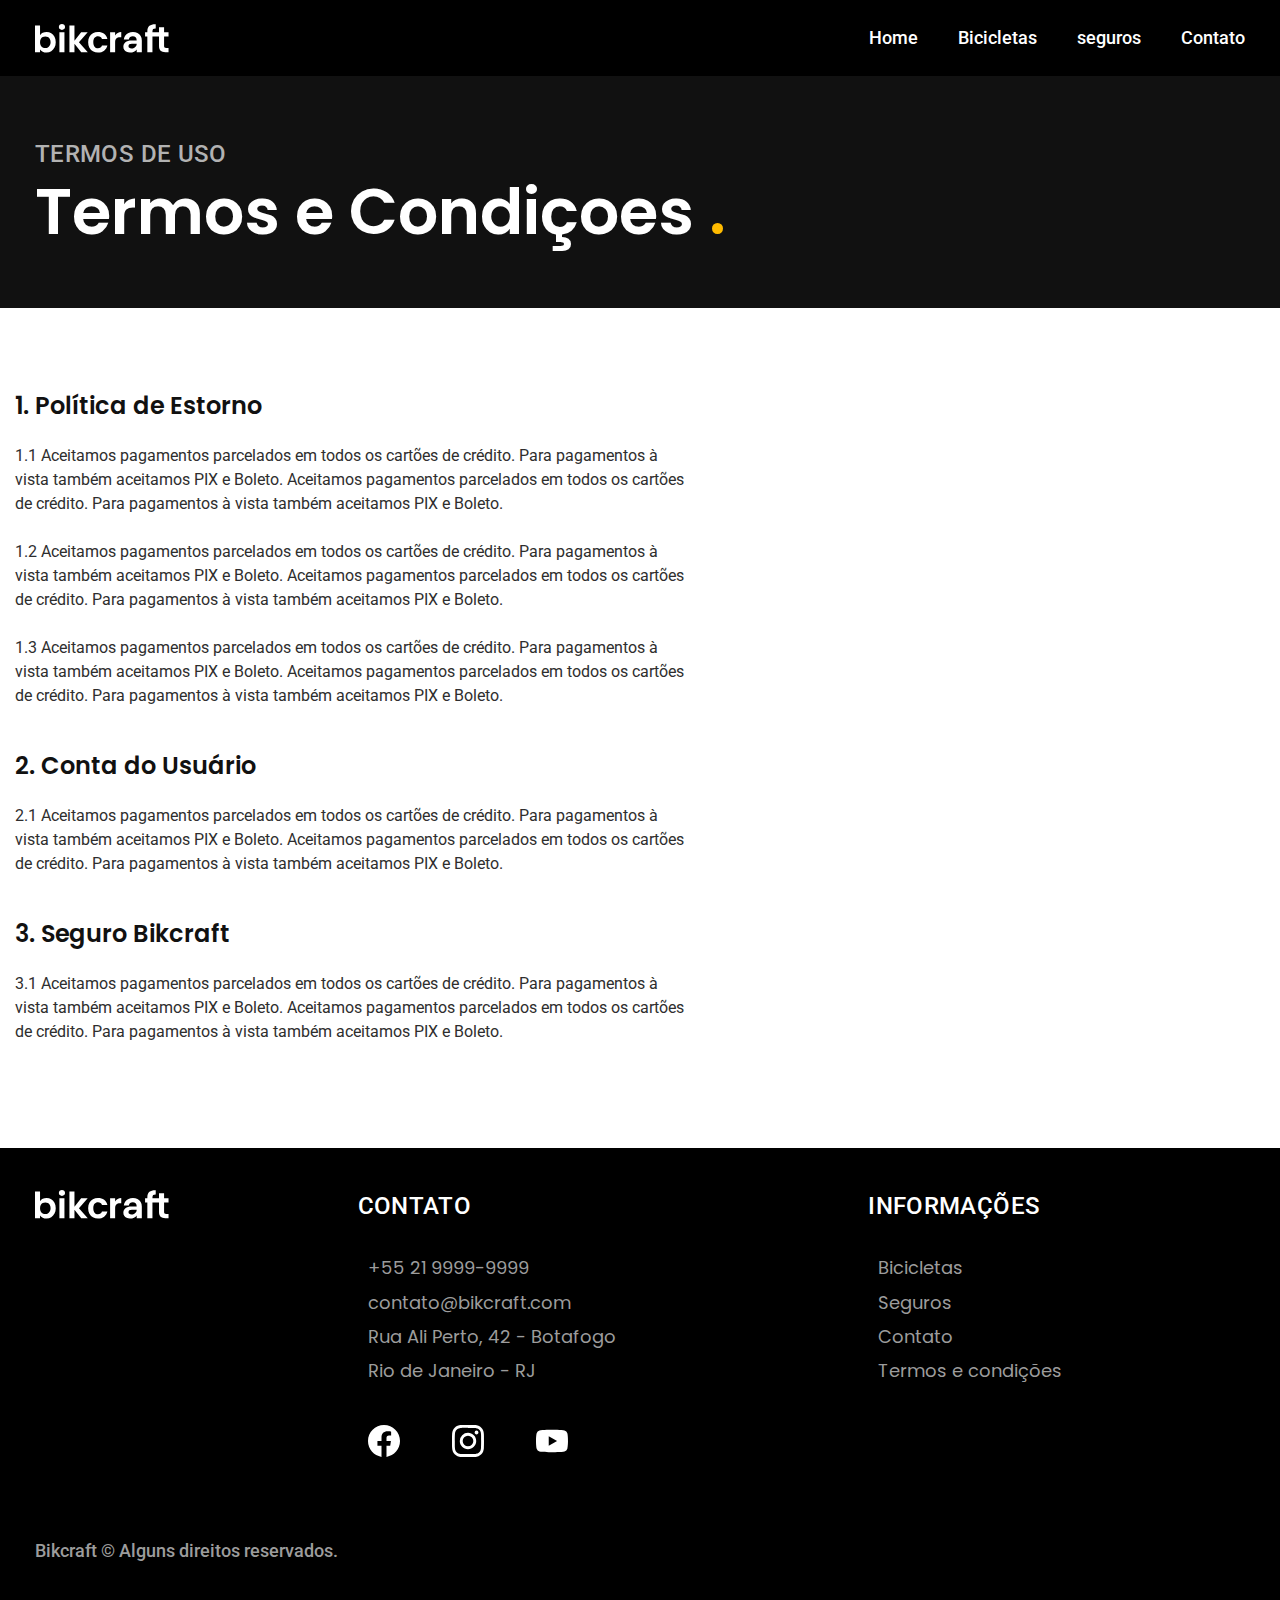
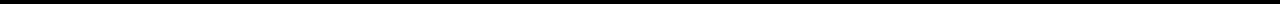
<file: termos.html>
<!DOCTYPE html>
<html lang="pt-br">

<head>
      <meta charset="UTF-8">
      <meta http-equiv="X-UA-Compatible" content="IE=edge">
      <meta name="viewport" content="width=device-width, initial-scale=1.0">
      <title>Termos e condições | Bikcraft</title>
      <meta name="description" content="Termos e condições">

      <link rel="shortcut icon" href="./favicon.svg" type="image/svg+xml">
      <link rel="preload" href="./css/style.min.css" as="style">
      <link rel="stylesheet" href="./css/style.min.css">
      <link href="https://fonts.googleapis.com/css2?family=Merriweather:wght@900&family=Poppins:wght@400;600&family=Roboto:wght@400;500&display=swap"
            rel="stylesheet">
            
      <script>document.documentElement.classList.add("js"); </script>
</head>

<body>
      <header class="header-bg">
            <div class="header container">
                  <a href="./"><img src="./img/bikcraft.svg" alt="Bikcraft"></a>
                  <nav aria-label="Primaria">
                        <ul class="header-menu font-2-m cor-0">
                              <li><a href="/index.html">Home</a></li>
                              <li><a href="./bicicletas.html">Bicicletas</a></li>
                              <li><a href="/seguros.html">seguros</a></li>
                              <li><a href="/contato.html">Contato</a></li>
                        </ul>
                  </nav>
            </div>
      </header>

      <main>
            <div class="titulo-bg">
                  <div class="titulo container">
                        <p class="font-2-l-b cor-5">Termos de uso</p>
                        <h1 class="font-1-xxl cor-0">Termos e Condiçoes <span class="cor-p1">.</span></h1>
                  </div>
            </div>
            <div class="termos font-2-s cor-10 container">
                  <h2 class="font-1-l-b cor-11">1. Política de Estorno</h2>

                  <p>1.1 Aceitamos pagamentos parcelados em todos os cartões de crédito.
                  Para pagamentos à vista também aceitamos PIX e Boleto. Aceitamos
                  pagamentos parcelados em todos os cartões de crédito. Para pagamentos
                  à vista também aceitamos PIX e Boleto.</p>
                        
                  <p>1.2 Aceitamos pagamentos parcelados em todos os cartões de crédito.
                  Para pagamentos à vista também aceitamos PIX e Boleto. Aceitamos
                  pagamentos parcelados em todos os cartões de crédito. Para pagamentos
                  à vista também aceitamos PIX e Boleto.</p>
                        
                  <p>1.3 Aceitamos pagamentos parcelados em todos os cartões de crédito.
                  Para pagamentos à vista também aceitamos PIX e Boleto. Aceitamos
                  pagamentos parcelados em todos os cartões de crédito. Para pagamentos
                  à vista também aceitamos PIX e Boleto.</p>
                        
                  <h2 class="font-1-l-b cor-11">2. Conta do Usuário</h2>

                  <p>2.1 Aceitamos pagamentos parcelados em todos os cartões de crédito.
                  Para pagamentos à vista também aceitamos PIX e Boleto. Aceitamos
                  pagamentos parcelados em todos os cartões de crédito. Para pagamentos
                  à vista também aceitamos PIX e Boleto.</p>

                  <h2 class="font-1-l-b cor-11">3. Seguro Bikcraft</h2>

                  <p>3.1 Aceitamos pagamentos parcelados em todos os cartões de crédito.
                  Para pagamentos à vista também aceitamos PIX e Boleto. Aceitamos
                  pagamentos parcelados em todos os cartões de crédito. Para pagamentos
                  à vista também aceitamos PIX e Boleto.</p>
            </div>
      </main>
      
      <footer class="footer-bg">
            <div class="footer container">
                  <div>
                        <img src="./img/bikcraft.svg" alt="Bikcraft">
                  </div>
                  <div class="footer-contato ">
                        <h3 class="font-2-l-b cor-0">CONTATO</h3>
                        <ul class="font-1-m cor-6">
                              <li><a href="/">+55 21 9999-9999</a></li>
                              <li><a href="/">contato@bikcraft.com</a></li>
                              <li>Rua Ali Perto, 42 - Botafogo</li>
                              <li>Rio de Janeiro - RJ</li>
                        </ul>
                        <div class="footer-redes">
                              <ul>
                                    <li><a href="/"><img src="./img/redes/facebook.svg" alt="Facebook"></a></li>
                                    <li><a href="/"><img src="./img/redes/instagram.svg" alt="Instagram"></a></li>
                                    <li><a href="/"><img src="./img/redes/youtube.svg" alt="Youtube"></a></li>
                              </ul>
                        </div>
                  </div>
                  <div class="footer-informacoes">
                        <h3 class="font-2-l-b cor-0">INFORMAÇÕES</h3>
                        <ul class="font-1-m cor-6">
                              <li><a href="./bicicles.html">Bicicletas</a></li>
                              <li><a href="./seguros.html">Seguros</a></li>
                              <li><a href="./contato.html">Contato</a></li>
                              <li><a href="./termos.html">Termos e condições</a></li>
                        </ul>
                  </div>
                  <p class="footer-copy font-2-m cor-6">Bikcraft © Alguns direitos reservados.</p>
      </footer>
      <script src="./js/script.js"></script>
</body>

</html>
</file>
<file: css/style.min.css>
body{margin:0;font-family:Arial,Helvetica,sans-serif;color:#111}blockquote,dd,h1,h2,h3,p,ul{margin:0}ul{padding:0;list-style:none}a{text-decoration:none;color:inherit}img{max-width:100%;display:block}img[src$=".jpg"]{border-radius:4px}.header-bg{display:block;background-color:var(--cor-12);padding:10px 0}.header{display:flex;flex-wrap:wrap;gap:20px;justify-content:space-between;align-items:center}.header-menu{display:flex;flex-wrap:wrap;gap:40px}.header-menu a{display:inline-block;padding:16px 0;position:relative}.header-menu a:after{content:"";display:block;height:2px;width:0;background:var(--cor-0);margin-top:4px;transition:.3s;position:absolute}.header-menu a.ativo::after,.header-menu a:hover::after{width:100%}@media (max-width:800px){.header-menu{gap:20px}.header-menu a{background:var(--cor-11);padding:12px 16px;border-radius:4px}.header-menu a:hover{background-color:var(--cor-10)}.header a:after{display:none}}@media (max-width:600px){.header-menu{gap:12px}.header-menu a{padding:8px 12px;font-size:14px}}.footer-bg{background-color:var(--cor-12);padding:40px 0}.footer{display:grid;grid-template-columns:3fr 5fr 4fr;gap:40px}.footer h3{margin-bottom:32px}.footer li{margin:10px}.footer a:hover{color:var(--cor-0)}.footer-redes ul{display:flex;gap:32px;margin-top:32px}.footer-copy{grid-column:1/-1;margin-top:32px}.container{box-sizing:border-box;padding:0 20px;max-width:1250px;margin-left:auto;margin-right:auto}.botao{display:inline-block;padding:16px 32px;background:linear-gradient(#ffbf00,#f2a50c);border-radius:4px;box-shadow:0 1px 2px rgba(0,0,0,.1);text-transform:uppercase;color:var(--cor-p5);font:600 1.125rem/1.35 Poppins,sans-serif;max-width:max-content;border:none}.col-2{grid-column:1/-1}.botao:hover{background:linear-gradient(#ffb60d,#e59317)}.botao.secundario{background:var(--cor-10);color:var(--cor-3)}.botao.secundario:hover{background:var(--cor-9)}@media (max-width:600px){.botao{padding:12px 16px;font-size:1rem}}.link{display:inline-block;color:var(--cor-p1);font:500 1.5rem/1.5 poppins,sans-serif;text-transform:uppercase}.link::after{content:" ";display:block;height:4px;width:100%;background-color:currentColor}.link:hover{color:var(--cor-0)}.titulo-bg{padding:60px 0;background-color:var(--cor-11)}.titulo p{margin-bottom:4px}.contato-icon::before{content:" ";display:block;width:20px;height:20px;position:absolute;left:-28px}.font-1-xs{font:400 0.75rem/1.35 Poppins,sans-serif}.font-2-xs{font:400 0.875rem/1.43 Roboto,sans-serif}.font-1-s{font:400 1rem/1.5 Poppins,sans-serif}.font-2-s{font:400 1rem/1.5 Roboto,sans-serif}.font-1-m,.font-1-m-b{font:400 1.125rem/1.35 Poppins,sans-serif}.font-1-m-b{font-weight:600}.font-2-m{font:500 1.125rem/1.35 Roboto,sans-serif}.font-1-l{font:400 1.5rem/1.5 Poppins,sans-serif}.font-1-l-b{font:600 1.5rem/1.5 Poppins,sans-serif}.font-2-l,.font-2-l-b{font:400 1.5rem/1.5 Roboto,sans-serif}.font-2-l-b{font-weight:500;letter-spacing:.015em;text-transform:uppercase}.font-1-xl{font:600 2rem/1.25 Poppins,sans-serif}.font-2-xl{font:500 2rem/1.25 Roboto,sans-serif}.font-1-xxl{font:600 4rem/1.125 Poppins,sans-serif}@media (max-width:1200px){.font-1-xxl{font-size:3rem}.font-2-l,.font-2-l-b{font-size:1.125rem}}@media (max-width:800px){.font-1-xxl{font-size:2rem}.font-1-xl,.font-2-xl{font-size:1.5rem}}:root{--cor-0:#ffffff;--cor-1:#f7f7f7;--cor-2:#ededed;--cor-3:#dedede;--cor-4:#cccccc;--cor-5:#b2b2b2;--cor-6:#9c9c9c;--cor-7:#717171;--cor-8:#595959;--cor-9:#404040;--cor-10:#2e2e2e;--cor-11:#111111;--cor-12:#000000;--cor-p1:#ffbb00;--cor-p2:#e4a30b;--cor-p3:#a66f00;--cor-p4:#664400;--cor-p5:#332200}.cor-0{color:var(--cor-0)}.cor-1{color:var(--cor-1)}.cor-2{color:var(--cor-2)}.cor-3{color:var(--cor-3)}.cor-4{color:var(--cor-4)}.cor-5{color:var(--cor-5)}.cor-6{color:var(--cor-6)}.cor-7{color:var(--cor-7)}.cor-8{color:var(--cor-8)}.cor-9{color:var(--cor-9)}.cor-10{color:var(--cor-10)}.cor-11{color:var(--cor-11)}.cor-12{color:var(--cor-12)}.cor-p1{color:var(--cor-p1)}.cor-p2{color:var(--cor-p2)}.cor-p3{color:var(--cor-p3)}.cor-p4{color:var(--cor-p4)}.cor-p5{color:var(--cor-p5)}.js .fadeInDown{transform:translate3d(0,-20px,0)}.js .fadeInUp{transform:translate3d(0,20px,0)}.js .fadeInRight{transform:translate3d(20px,0,0)}.js .fadeInLeft{transform:translate3d(-20px,0,0)}.js [data-anime]{opacity:0}.js .anime{opacity:1;transform:none;transition:transform .8s,opacity .8s}.introducao-bg{background:var(--cor-12);box-shadow:inset 0 -120px var(--cor-0);padding:20px 0}.introducao{display:grid;grid-template-columns:1fr 1fr;gap:0 40px}.introducao-conteudo{align-self:end;padding-bottom:200px}.introducao img{width:100%;height:100%;object-fit:cover;border-radius:4px}.introducao h1{margin-bottom:32px}.introducao p{margin-bottom:20px}@media (max-width:800px){.introducao-bg{background:var(--cor-11);padding-top:40px;box-shadow:inset 0 -60px var(--cor-0)}.introducao{grid-template-columns:1fr;gap:32px}.introducao-conteudo{padding-bottom:0}.introducao h1{margin-bottom:16px}.introducao img{height:300px;width:100%}}.tecnologia-bg{background-color:var(--cor-11);box-shadow:inset 0 80px var(--cor-0),inset 0 -80px var(--cor-0)}.tecnologia{display:grid;grid-template-columns:1fr 1fr;gap:40px}.tecnologia-imagem img{width:100%;height:100%;object-fit:cover;object-position:left}.tecnologia-conteudo{padding:160px 0}.tecnologia-conteudo>p,.tecnologia-conteudo>span{display:block;margin-bottom:20px}.tecnologia-conteudo h2{margin-bottom:32px}.tecnologia-conteudo a{margin-bottom:80px}.tecnologia-vantagens{display:flex;gap:40px}.tecnologia-vantagens h3{width:max-content;margin-bottom:8px}.tecnologia-vantagens img{width:24px;margin-bottom:8px}.parceiros{padding:60px 0 120px 0}.parceiros h2{margin-bottom:60px;padding-left:20px}.parceiros ul{max-width:1100px;display:grid;grid-template-columns:repeat(4,1fr);margin:0 auto;padding:0 20px}.parceiros li{display:flex;padding:32px;border-left:2px solid var(--cor-2)}.parceiros li:first-child,.parceiros li:nth-child(5){border-left:none}.parceiros li:nth-child(n+5){border-top:2px solid var(--cor-2)}.parceiros img{margin:auto}.depoimento{display:grid;grid-template-columns:repeat(2,1fr);background:var(--cor-p1)}.depoimento img{max-width:100%;height:100%;object-fit:cover;border-radius:0}.depoimento-conteudo{padding:40px 40px 80px 80px;align-self:end}.depoimento-conteudo p{max-width:32ch;font-family:merriweather,serif;font-style:italic;font-weight:900;margin-bottom:32px;position:relative}.depoimento-conteudo p::before{content:" “ ";font-size:3.5rem;color:var(--cor-p2);position:absolute;left:-45px;top:-20px}.depoimento-conteudo p::after{content:" ” ";font-size:3.5rem;color:var(--cor-p2);position:absolute;bottom:-45px}.bicicletas-lista{padding:60px 0 120px 0}.bicicletas-lista h2{margin-bottom:40px}.bicicletas-lista ul{display:flex;gap:40px;padding-bottom:20px;overflow-x:auto}.bicicletas-lista li{flex:1;min-width:280px}.bicicletas-lista li span{padding-left:28px}.bicicletas-lista a{display:block}.bicicletas-lista img{margin-bottom:16px}.bicicletas-lista h3{display:flex;margin-bottom:8px;align-items:center;margin-left:8px}.bicicletas-lista h3::before{content:" ";display:inline-block;height:8px;width:12px;background-color:var(--cor-p1);justify-items:center;margin-right:8px;transition:width .5s}.bicicletas-lista a:hover h3::before{width:24px}.bicicletas-bg{background-image:linear-gradient(to right,var(--cor-0) 20% ,var(--cor-11)10%)}.bicicletas{display:grid;grid-template-columns:1fr 1fr;padding:60px 0;gap:40px}.bicicletas-imagem{display:grid}.bicicletas-imagem img{grid-area:1/1;place-self:end end}.bicicletas-imagem span{grid-area:1/1;color:var(--cor-0);background-color:var(--cor-11);padding:8px 8px 8px 16px;margin-top:20px;border-radius:4px 0 0 4px;place-self:start end}.bicicletas-conteudo h2{margin-bottom:20px}.bicicletas-conteudo h2::before{content:" ";display:block;width:12px;height:6px;background-color:var(--cor-p1);margin-bottom:4px}.bicicletas-conteudo p{margin-bottom:32px;max-width:60ch}.bicicletas-conteudo-lista{display:grid;grid-template-columns:1fr auto}.bicicletas-conteudo-lista li{display:flex;align-items:center;margin-bottom:20px}.bicicletas-conteudo-lista img{margin-right:8px}.bicicletas-conteudo-lista a{display:flex;align-items:center;gap:8px;place-self:end}.bicicletas-conteudo a::after{content:" ";display:block;width:18px;height:10px;background:url(../img/icones/seta.svg)}.bicicletas-conteudo a:hover::after{transform:translate(10px)}.bicicleta{display:grid;grid-template-columns:1fr 1fr;align-items:start;gap:40px;padding:60px 0}.bicicleta-imagem{display:grid;grid-template-columns:1fr 1fr;gap:20px}.bicicleta-imagem img{min-width:100%;display:block}.bicicleta-imagem img:first-child{grid-column:1/-1}.bicicleta-conteudo p{margin-bottom:20px}.bicicleta-comprar{display:grid;grid-template-columns:auto 1fr;justify-items:start;align-items:center;gap:8px 12px;margin-bottom:40px}.bicicleta-comprar span{display:flex;background:var(--cor-12);padding:4px 8px 5px 8px;gap:8px;border-radius:4px;align-items:center}.bicicleta-comprar span+span{margin-top:8px}.bicicleta-ficha h2,.bicicleta-informacao h2{text-transform:uppercase;margin-bottom:10px}.bicicleta-informacao ul{display:grid;grid-template-columns:1fr 1fr;gap:32px;padding:32px;background:var(--cor-12);border-radius:4px;margin-bottom:40px}.bicicleta-ficha ul{display:block;background:var(--cor-12);padding:32px;border-radius:4px}.bicicleta-ficha li{display:flex;justify-content:space-between;border-top:1px solid var(--cor-11);padding:4px 0}.bicicleta-ficha li:first-child{border-top:none}.seguro-bg{background:var(--cor-11);box-shadow:inset 0 90px var(--cor-0),inset 0 -120px var(--cor-12)}.seguro{display:grid;grid-template-columns:1fr 1fr;gap:40px}.seguro-imagem{width:100%;height:100%;object-fit:cover}.seguro-conteudo{max-width:60ch;padding:160px 0}.seguro-conteudo h2{margin-bottom:32px}.seguro-conteudo p{margin-bottom:20px}.seguros-bg{background-color:var(--cor-11)}.seguros{display:grid;grid-template-columns:1fr 1fr;padding:60px 0;gap:20px;align-items:center}.seguros h2{grid-column:1/-1}.seguros-item{display:grid;grid-template-columns:1fr auto;background-color:var(--cor-12);padding:32px 32px 32px 60px;border-radius:4px}.seguros-item h3{margin-bottom:40px}.seguros-item ul{padding-bottom:32px}.seguros-item li{display:flex;align-items:center;position:relative}.seguros-item li+li{margin-top:20px}.seguros-item li:before{content:" ";display:block;width:13px;height:9px;background-image:url(../img/icones/lista.svg);position:absolute;left:-21px}.seguros-item .botao{grid-column:1/-1;justify-self:start}.seguros-item span{display:block;text-align:end}.vantagens-bg{background-color:var(--cor-12);padding:120px 0}.vantagens{display:grid;grid-template-columns:repeat(3,1fr);gap:40px 80px}.vantagens h1{grid-column:1/-1;margin-bottom:32px}.vantagens h2,.vantagens img{margin-bottom:10px}.perguntas-bg{background-color:var(--cor-0);padding:120px 0}.perguntas h1{margin-bottom:60px}.perguntas dl>div{padding:20px;border-radius:4px}.perguntas dl>div:nth-child(odd){background-color:var(--cor-1)}.perguntas button{display:grid;grid-template-columns:auto 1fr auto;gap:8px;margin-bottom:20px;align-items:center;cursor:pointer;border:none;background:0 0;width:100%;text-align:left}.perguntas button::before{content:" ";display:inline-block;width:12px;height:8px;background:var(--cor-p1)}.perguntas button::after{content:" ";display:inline-block;width:14px;height:6px;background:url(../img/icones/seta-abrir.svg)}.perguntas button[aria-expanded=true]::after{transform:rotate(180deg)}.js .perguntas dd{display:none}.js .perguntas dd.ativa{display:block}.perguntas dd{padding-bottom:20px;padding-left:20px;max-width:74ch}#orcamento-bg{background:linear-gradient(var(--cor-11) 800px,var(--cor-1) 0)}#orcamento-bg .titulo{padding-top:80px}#orcamento-bg .titulo h1{padding-top:20px}.orcamento{display:grid;grid-template-columns:5fr 7fr;padding-bottom:120px;padding-top:120PX}.orcamento h2{position:relative;display:flex;align-items:center}.orcamento h2::before{content:" ";display:inline-block;position:absolute;width:4px;height:8px;background-color:var(--cor-p1);left:-8px}.orcamento-dados,.orcamento-produto{padding:60px;box-shadow:0 1px 2px rgba(0,0,0,.4)}.orcamento-produto{display:grid;grid-template-columns:1fr 1fr;gap:20px;background-color:var(--cor-12);border-radius:4px 0 0 4px;align-content:start}.orcamento-produto>*{grid-column:1/-1}.orcamento-produto>label{grid-column:inherit}.orcamento-produto label{display:grid;grid-template-columns:auto 1fr auto;align-items:center;font:400 1rem/1.5 poppins,sans-serif;color:var(--cor-4);background-color:var(--cor-10);padding:12px 16px;border-radius:4px;cursor:pointer;border:1px solid var(--cor-12)}.orcamento-produto label:hover{background-color:var(--cor-9);border-color:var(--cor-9)}.orcamento-produto input:focus+label{box-shadow:0 0 0 2px var(--cor-p1);border-color:var(--cor-12)}.orcamento-produto label span{display:none}.orcamento-produto input:checked+label span{display:inline-block}.orcamento-produto input:checked+label{background-color:var(--cor-0);color:var(--cor-11)}.orcamento-produto label::before{content:" ";display:inline-block;width:12px;height:12px;border:1px solid var(--cor-6);box-sizing:border-box;border-radius:50%;margin-right:4px}.orcamento-produto input{opacity:0;position:absolute;pointer-events:none}.orcamento-produto input:checked+label::before{border-color:var(--cor-7);box-shadow:inset 0 0 0 3px var(--cor-0),inset 0 0 0 6px var(--cor-7)}.orcamento-conteudo{display:none}.orcamento-detalhes{display:none;grid-template-columns:1fr 1fr;padding:20px;background-color:var(--cor-0);border-radius:4px;align-items:center}.orcamento-detalhes li{display:flex;align-items:center;gap:8px;margin-bottom:8px}.orcamento-detalhes li img{width:16px}.orcamento-produto input:checked+label+.orcamento-detalhes{display:grid}.orcamento-dados{background-color:var(--cor-0);border-radius:0 4px 4px 0}#bikcraft:checked~#orcamento-bikcraft,#seguro:checked~#orcamento-seguro{display:grid;gap:20px}#contato-bg{background:linear-gradient(var(--cor-11) 500px,var(--cor-1) 0)}.contato{display:grid;grid-template-columns:5fr 7fr;margin-top:40px}.contato-conteudo{background-color:var(--cor-12);border-radius:4px 0 0 4px}.contato-conteudo,.contato-formulario{padding:60px;box-shadow:0 1px 2px rgba(0,0,0,.5)}.contato-conteudo h2{margin-bottom:40px}.contato-email,.contato-endereco,.contato-telefone{margin-bottom:32px}.contato-email a,.contato-endereco p,.contato-telefone p{display:block;max-width:max-content;position:relative;margin-bottom:8px}.contato-endereco p:first-child::before{background:url(../img/icones/local.svg)}.contato-email a:first-child::before{background:url(../img/icones/email.svg)}.contato-telefone p:first-child::before{background:url(../img/icones/telefone.svg)}.contato-redes{display:flex;gap:32px}.contato-redes img{padding:12px 0}.contato-formulario{background-color:var(--cor-0);border-radius:0 4px 4px 0}.formulario{display:grid;grid-template-columns:1fr 1fr;gap:20px}.formulario label{display:block;font:600 1rem/1.5 poppins,sans-serif;margin-bottom:4px}.formulario input[type=email],.formulario input[type=number],.formulario input[type=text],.formulario textarea{font:400,1rem/1.5 roboto,sans-serif;background-color:var(--cor-1);border:1px solid var(--cor-8);padding:12px;border-radius:4px;width:100%;box-sizing:border-box}.formulario input[type=email]:focus,.formulario input[type=number]:focus,.formulario input[type=text]:focus,.formulario textarea:focus{outline:0;border:2px solid var(--cor-p1);background-color:var(--cor-0)}.lojas-bg{background-color:var(--cor-1);padding:80px 0 120px 0}.lojas{display:grid;grid-template-columns:1fr 1fr;gap:20px}.lojas h2{grid-column:1/-1;margin-bottom:40px}.lojas img{border-radius:4px 4px 0 0}.lojas-item{background-color:var(--cor-0);border-radius:4px;box-shadow:0 1px 2px rgba(0,0,0,.4)}.lojas-imagem{margin-bottom:40px}.lojas-conteudo{display:grid;grid-template-columns:1fr 1fr;gap:20px;padding:40px}.lojas-conteudo h3{grid-column:1/-1}.lojas-contato,.lojas-info{display:grid;gap:8px}.lojas-info{border-right:2px solid var(--cor-2)}.lojas-horario{display:flex;justify-items:center;gap:8px}.termos{padding:80px 0}.termos h2{margin-bottom:20px}.termos p+h2{margin-top:40px}.termos p{max-width:75ch;margin-bottom:24px}
</file>
